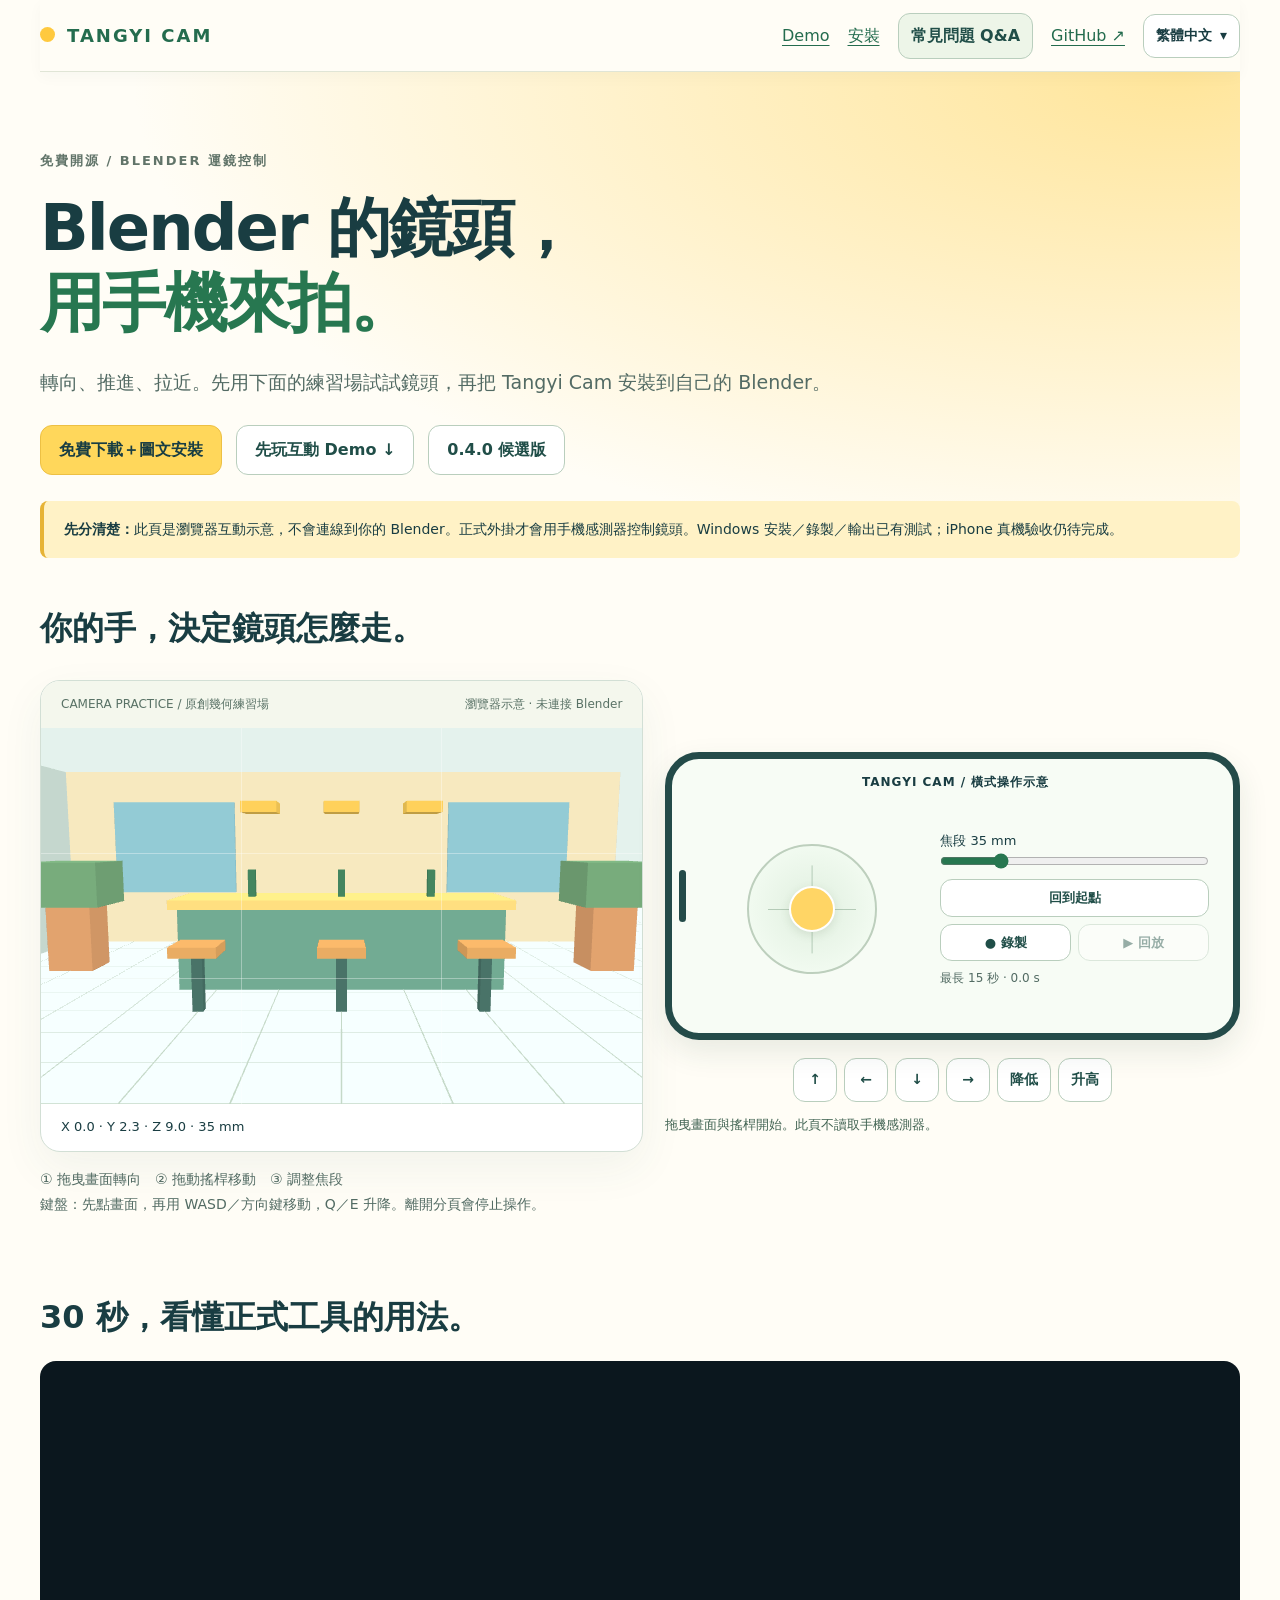
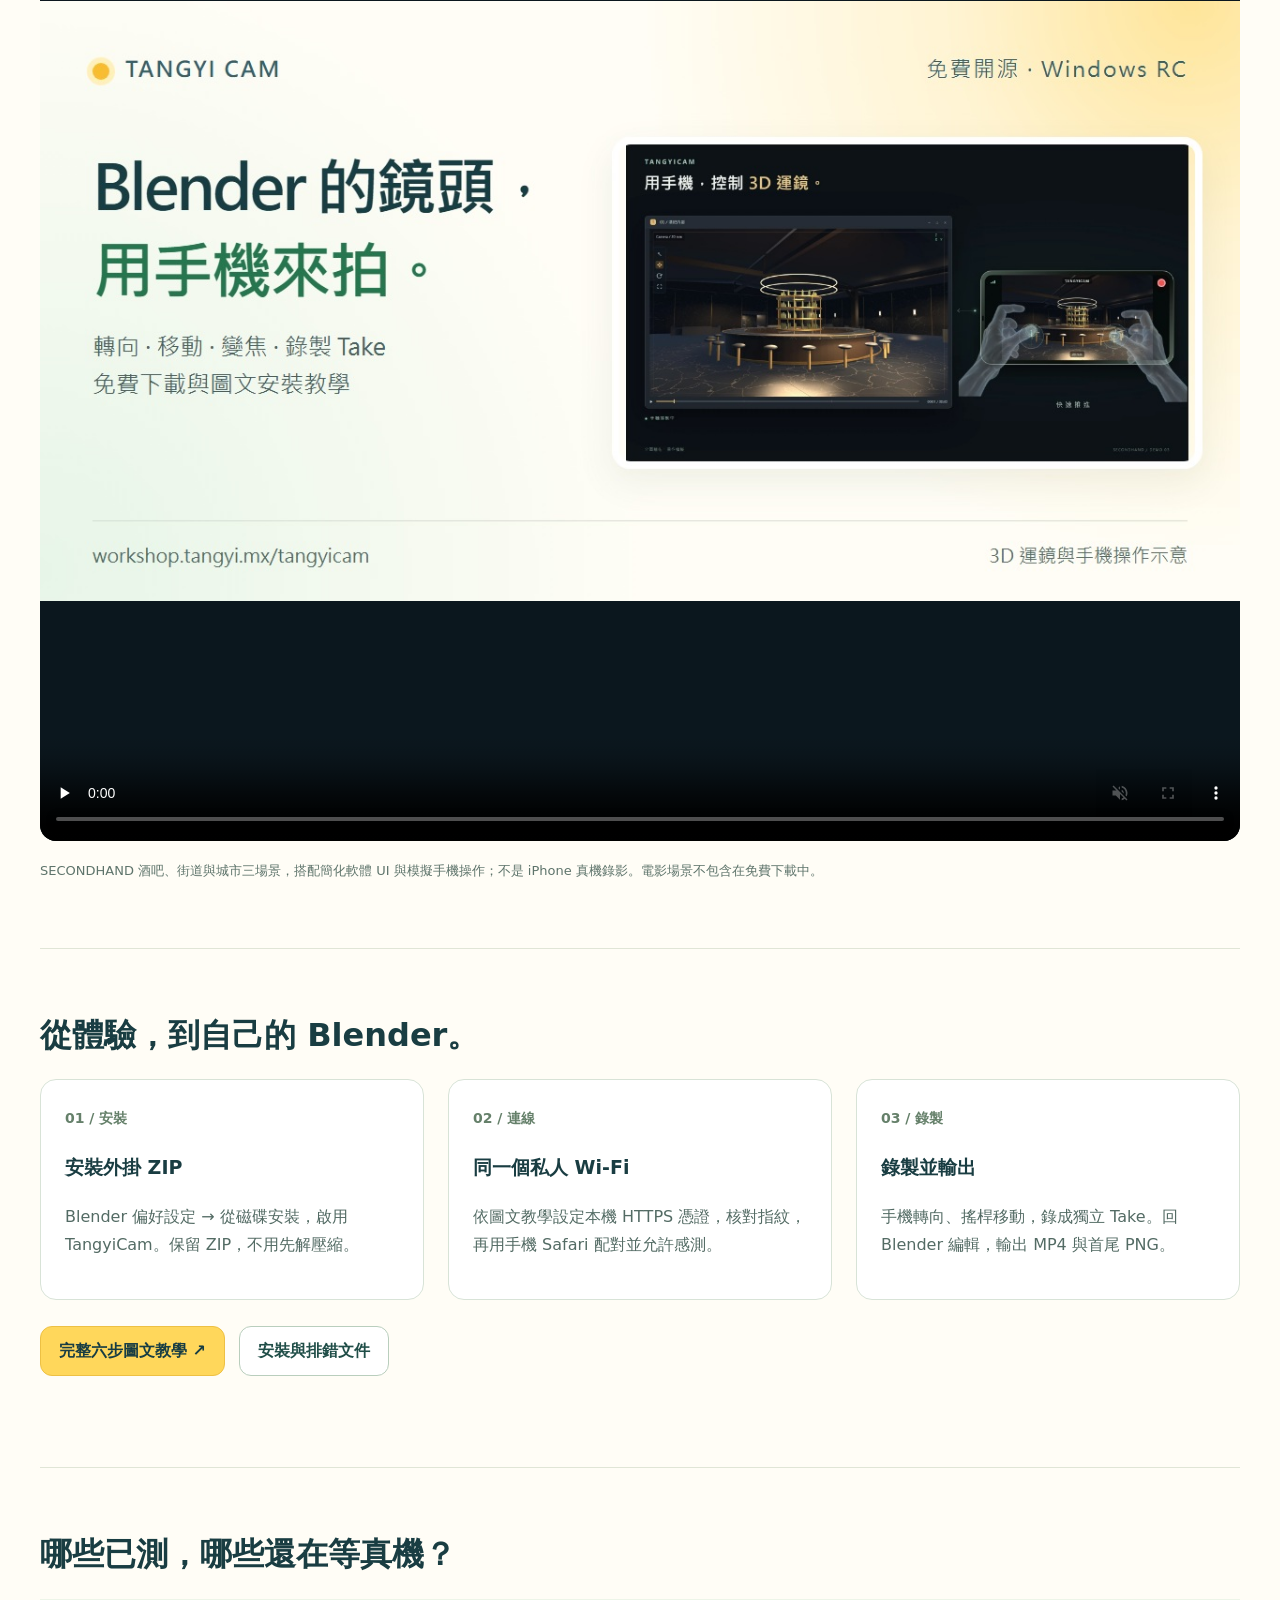
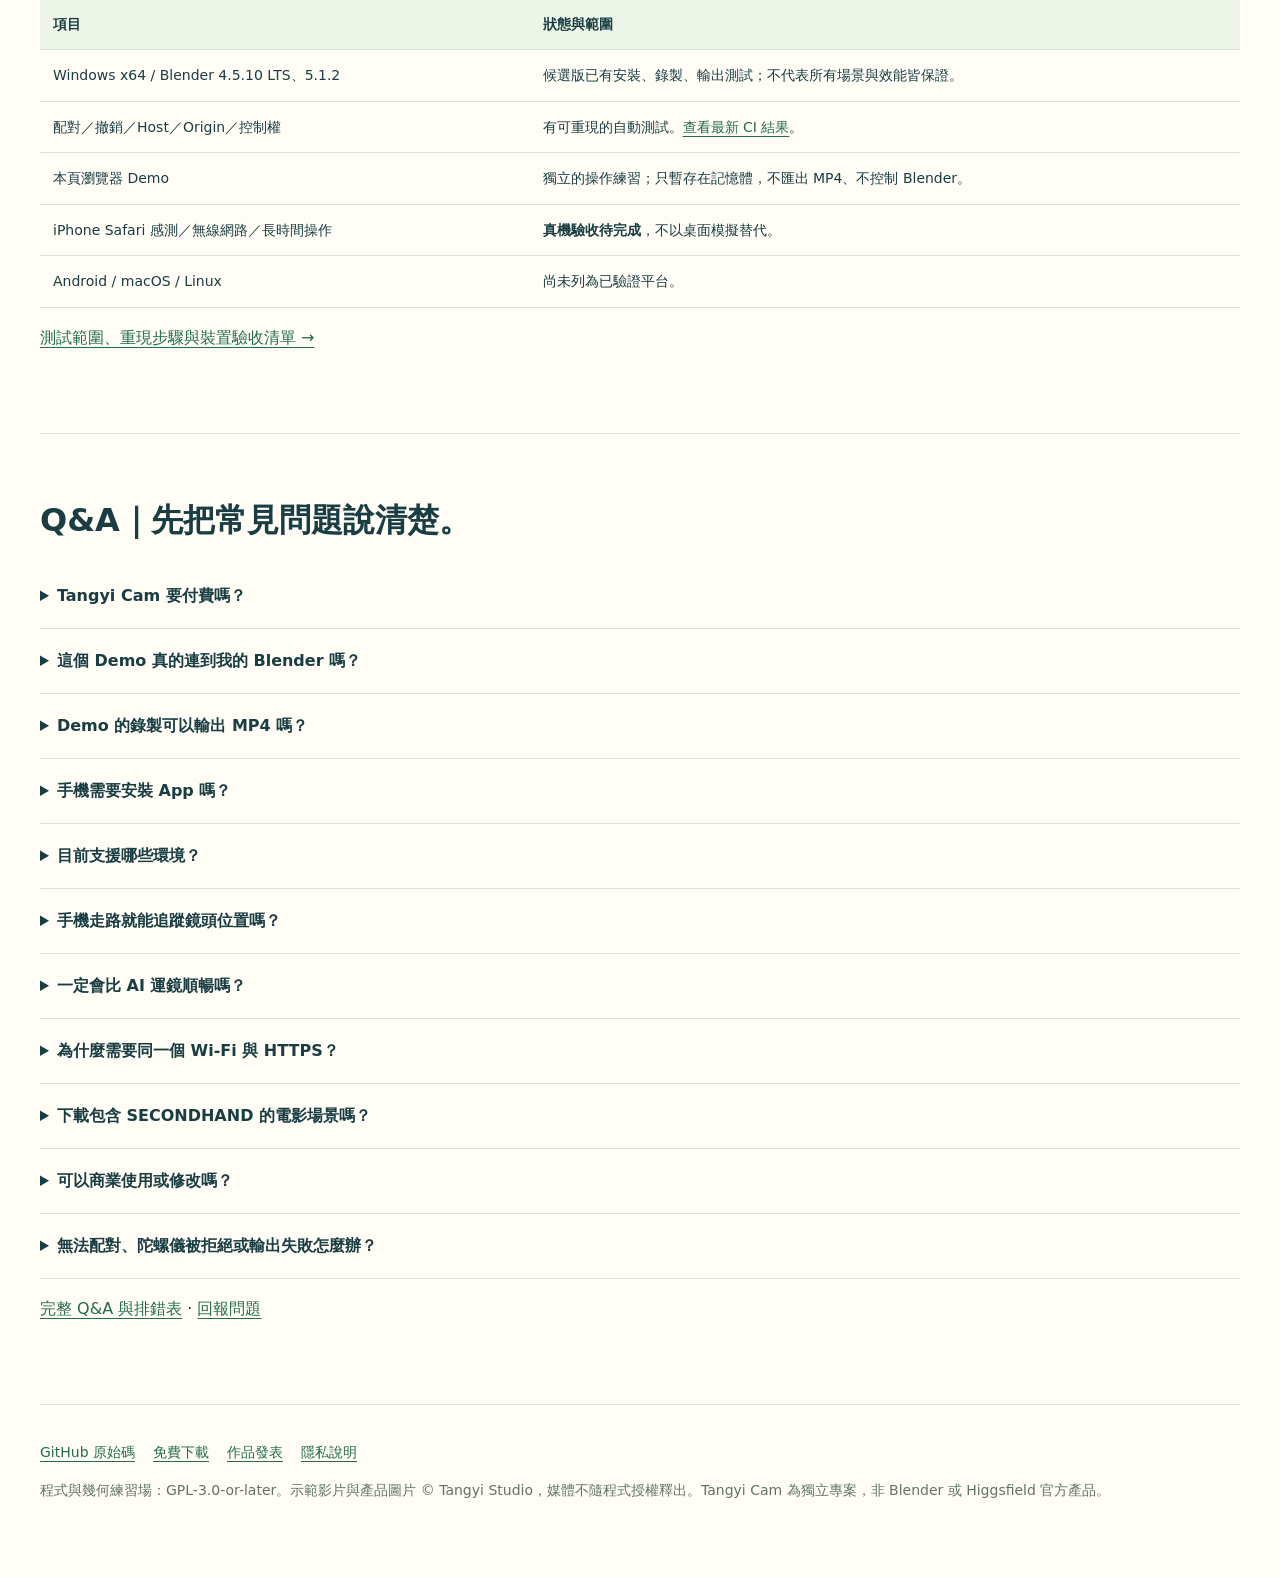
<file: docs/index.html>
<!doctype html><html lang="zh-Hant"><head><meta charset="utf-8"><meta name="viewport" content="width=device-width,initial-scale=1"><title>Tangyi Cam Demo｜用手機控制 Blender 運鏡・Q&amp;A</title><meta name="description" content="先在瀏覽器體驗轉向、搖桿移動、焦段與 Take 回放，再下載免費開源 Tangyi Cam Blender 外掛。附安裝、Q&amp;A、排錯與實測狀態。"><link rel="canonical" href="https://tangyistudio.github.io/tangyicam/"><link rel="alternate" hreflang="zh-Hant" href="https://tangyistudio.github.io/tangyicam/"><link rel="alternate" hreflang="en" href="https://tangyistudio.github.io/tangyicam/en/"><link rel="alternate" hreflang="ja" href="https://tangyistudio.github.io/tangyicam/ja/"><link rel="alternate" hreflang="zh-Hans" href="https://tangyistudio.github.io/tangyicam/zh-cn/"><link rel="alternate" hreflang="x-default" href="https://tangyistudio.github.io/tangyicam/"><meta property="og:type" content="website"><meta property="og:title" content="Tangyi Cam｜用手機拍你的 Blender 鏡頭"><meta property="og:description" content="免費開源 · 互動 Demo · 安裝教學 · Q&amp;A"><meta property="og:url" content="https://tangyistudio.github.io/tangyicam/"><meta property="og:locale" content="zh_TW"><meta property="og:locale:alternate" content="en_US"><meta property="og:locale:alternate" content="ja_JP"><meta property="og:locale:alternate" content="zh_CN"><meta property="og:image:alt" content="Tangyi Cam｜用手機拍你的 Blender 鏡頭"><meta name="twitter:title" content="Tangyi Cam｜用手機拍你的 Blender 鏡頭"><meta name="twitter:description" content="先在瀏覽器體驗轉向、搖桿移動、焦段與 Take 回放，再下載免費開源 Tangyi Cam Blender 外掛。附安裝、Q&amp;A、排錯與實測狀態。"><meta property="og:image" content="https://tangyistudio.github.io/tangyicam/images/tangyicam-phone-blender.jpg"><meta name="twitter:card" content="summary_large_image"><meta name="theme-color" content="#ffd75b"><link rel="stylesheet" href="demo/style.css?v=20260924-i18n"><script type="module" src="demo/demo.mjs?v=20260924-i18n"></script></head><body><a class="skip" href="#playground">跳到互動 Demo</a><div class="wrap"><nav class="nav" aria-label="主選單"><a class="brand" href="#">TANGYI CAM</a><div class="links"><a href="#playground">Demo</a><a href="#install">安裝</a><a class="button faq-link" href="#qa">常見問題 Q&amp;A</a><a href="https://github.com/tangyistudio/tangyicam">GitHub ↗</a></div><details class="language-menu"><summary aria-label="語言">繁體中文 <span aria-hidden="true">▾</span></summary><div class="language-options"><a lang="zh-Hant" hreflang="zh-Hant" href="./" aria-current="page">繁體中文</a><a lang="en" hreflang="en" href="en/">English</a><a lang="ja" hreflang="ja" href="ja/">日本語</a><a lang="zh-Hans" hreflang="zh-Hans" href="zh-cn/">简体中文</a></div></details></nav><header class="hero"><p class="eyebrow">免費開源 / BLENDER 運鏡控制</p><h1>Blender 的鏡頭，<br><span>用手機來拍。</span></h1><p class="intro">轉向、推進、拉近。先用下面的練習場試試鏡頭，再把 Tangyi Cam 安裝到自己的 Blender。</p><div class="actions"><a class="button primary" href="https://workshop.tangyi.mx/tangyicam">免費下載＋圖文安裝</a><a class="button" href="#playground">先玩互動 Demo ↓</a><a class="button" href="https://github.com/tangyistudio/tangyicam/releases/tag/v0.4.0-rc.1">0.4.0 候選版</a></div><p class="disclosure"><strong>先分清楚：</strong>此頁是瀏覽器互動示意，不會連線到你的 Blender。正式外掛才會用手機感測器控制鏡頭。Windows 安裝／錄製／輸出已有測試；iPhone 真機驗收仍待完成。</p></header><noscript><p class="disclosure">互動練習需要 JavaScript；目前仍可閱讀說明、Q&amp;A 並切換語言。</p></noscript>
<section aria-labelledby="demo-title"><h2 id="demo-title">你的手，決定鏡頭怎麼走。</h2><div id="playground" class="playground"><div><div class="monitor"><div class="toolbar"><span>CAMERA PRACTICE / 原創幾何練習場</span><span>瀏覽器示意 · 未連接 Blender</span></div><div class="scene-frame"><canvas id="scene" class="scene" tabindex="0" aria-label="3D 攝影機練習場：拖曳改變視角，使用 WASD 或方向鍵移動，Q E 升降">此瀏覽器無法顯示互動場景，請觀看下方示範影片。</canvas><div class="composition-guide" aria-hidden="true"></div><div id="render-fallback" class="render-fallback" role="status" hidden><p id="render-message"></p><a href="#film-demo">觀看 30 秒示範影片 ↓</a></div></div><div id="pose" class="readout" aria-label="目前攝影機位置"></div></div><p class="hint">① 拖曳畫面轉向　② 拖動搖桿移動　③ 調整焦段<br>鍵盤：先點畫面，再用 WASD／方向鍵移動，Q／E 升降。離開分頁會停止操作。</p></div><div class="phone-wrapper"><div class="phone" aria-label="橫式模擬手機控制面板"><div class="notch" aria-hidden="true"></div><div class="phone-head">TANGYI CAM / 橫式操作示意</div><div class="left-controls"><button id="joystick" class="joystick" aria-label="移動搖桿，亦可用下方方向按鈕"><span id="thumb" class="thumb"></span></button></div><div class="right-controls"><label for="focal">焦段 <output id="focal-value">35 mm</output></label><input id="focal" type="range" min="18" max="100" value="35" aria-label="焦段，毫米"><div class="phone-actions"><button id="reset">回到起點</button><button id="record" aria-pressed="false">● 錄製</button><button id="replay" disabled>▶ 回放</button></div><p class="phone-timer">最長 15 秒 · <span id="timer">0.0 s</span></p></div></div><div class="phone-support"><div class="dpad" aria-label="攝影機移動"><button data-move="w" aria-label="向前">↑</button><button data-move="a" aria-label="向左">←</button><button data-move="s" aria-label="後退">↓</button><button data-move="d" aria-label="向右">→</button><button data-move="q">降低</button><button data-move="e">升高</button></div><p id="status" class="status" role="status" aria-live="polite">拖曳畫面與搖桿開始。此頁不讀取手機感測器。</p></div></div></div></section>
<section class="content" id="video"><h2>30 秒，看懂正式工具的用法。</h2><figure><video id="film-demo" controls playsinline muted loop preload="none" poster="images/tangyicam-phone-blender.jpg" width="1920" height="1080"><source src="https://media.tangyi.mx/opensource/20260924/tangyicam-secondhand-30s.mp4" type="video/mp4"><a href="https://media.tangyi.mx/opensource/20260924/tangyicam-secondhand-30s.mp4">開啟 30 秒示意影片</a></video><figcaption>SECONDHAND 酒吧、街道與城市三場景，搭配簡化軟體 UI 與模擬手機操作；不是 iPhone 真機錄影。電影場景不包含在免費下載中。</figcaption></figure></section>
<section class="content" id="install"><h2>從體驗，到自己的 Blender。</h2><div class="grid3"><article class="panel"><span class="number">01 / 安裝</span><h3>安裝外掛 ZIP</h3><p>Blender 偏好設定 → 從磁碟安裝，啟用 TangyiCam。保留 ZIP，不用先解壓縮。</p></article><article class="panel"><span class="number">02 / 連線</span><h3>同一個私人 Wi-Fi</h3><p>依圖文教學設定本機 HTTPS 憑證，核對指紋，再用手機 Safari 配對並允許感測。</p></article><article class="panel"><span class="number">03 / 錄製</span><h3>錄製並輸出</h3><p>手機轉向、搖桿移動，錄成獨立 Take。回 Blender 編輯，輸出 MP4 與首尾 PNG。</p></article></div><div class="actions"><a class="button primary" href="https://workshop.tangyi.mx/tangyicam#setup">完整六步圖文教學 ↗</a><a class="button" href="https://github.com/tangyistudio/tangyicam/blob/main/docs/RELEASE_README.md">安裝與排錯文件</a></div></section>
<section class="content" id="validation"><h2>哪些已測，哪些還在等真機？</h2><div class="table-scroll"><table><thead><tr><th>項目</th><th>狀態與範圍</th></tr></thead><tbody><tr><td>Windows x64 / Blender 4.5.10 LTS、5.1.2</td><td>候選版已有安裝、錄製、輸出測試；不代表所有場景與效能皆保證。</td></tr><tr><td>配對／撤銷／Host／Origin／控制權</td><td>有可重現的自動測試。<a href="https://github.com/tangyistudio/tangyicam/actions/workflows/ci.yml">查看最新 CI 結果</a>。</td></tr><tr><td>本頁瀏覽器 Demo</td><td>獨立的操作練習；只暫存在記憶體，不匯出 MP4、不控制 Blender。</td></tr><tr><td>iPhone Safari 感測／無線網路／長時間操作</td><td><strong>真機驗收待完成</strong>，不以桌面模擬替代。</td></tr><tr><td>Android / macOS / Linux</td><td>尚未列為已驗證平台。</td></tr></tbody></table></div><p><a href="https://github.com/tangyistudio/tangyicam/blob/main/docs/QA.md">測試範圍、重現步驟與裝置驗收清單 →</a></p></section>
<section class="content" id="qa"><h2>Q&amp;A｜先把常見問題說清楚。</h2><details><summary>Tangyi Cam 要付費嗎？</summary><p>免費開源，採 GPL-3.0-or-later。攝影機控制不需要 Workshop 帳號、LLM 或雲端額度。首次設定仍需依教學完成本機 HTTPS 憑證。</p></details><details><summary>這個 Demo 真的連到我的 Blender 嗎？</summary><p>沒有。這是瀏覽器裡的原創幾何練習場，展示轉向、移動、焦段與短 Take 回放。它不會掃描電腦、不會安裝外掛，也不會向本機 Blender 傳送控制指令。</p></details><details><summary>Demo 的錄製可以輸出 MP4 嗎？</summary><p>此頁只在記憶體保存最多 15 秒的練習並回放，重整後清除。實際外掛可在 Blender 中保存獨立 Take、編輯關鍵影格並輸出 MP4 與首尾 PNG。</p></details><details><summary>手機需要安裝 App 嗎？</summary><p>不需要另外安裝原生手機 App，使用手機瀏覽器。電腦端需要安裝 Tangyi Cam Blender 外掛。iPhone 首次使用需設定並核對本機憑證。</p></details><details><summary>目前支援哪些環境？</summary><p>Windows x64 搭配 Blender 4.5.10 LTS / 5.1.2 已完成安裝、錄製與輸出測試。iPhone Safari 真機驗收仍待完成；Android、macOS、Linux 尚未列為已驗證平台。</p></details><details><summary>手機走路就能追蹤鏡頭位置嗎？</summary><p>不是。實際外掛用手機陀螺儀控制方向、螢幕搖桿控制位置，不是 6DOF 位置追蹤。本頁 Demo 用滑鼠或觸控拖曳示意方向，不讀取手機感測器。</p></details><details><summary>一定會比 AI 運鏡順暢嗎？</summary><p>沒有這個保證。它提供直接操作鏡頭的方式，預覽速度仍取決於場景、電腦、手機與私人 Wi-Fi。這個輕量練習場的速度不能當成 Blender 效能測試。</p></details><details><summary>為什麼需要同一個 Wi-Fi 與 HTTPS？</summary><p>正式外掛透過私人區域網路傳送預覽與控制。手機感測器權限需安全連線，請按教學設定憑證，勿把服務連接埠公開到網際網路。</p></details><details><summary>下載包含 SECONDHAND 的電影場景嗎？</summary><p>不包含。影片展示電影場景與模擬手機操作；下載提供外掛程式、授權及說明。本頁的幾何練習場則隨原始碼公開。</p></details><details><summary>可以商業使用或修改嗎？</summary><p>可以依 GPL-3.0-or-later 使用與修改。若再散布外掛或衍生程式，需遵守 GPL 的授權及相應原始碼義務，並保留第三方聲明。電影場景與示範媒體不因外掛開源而一併授權。</p></details><details><summary>無法配對、陀螺儀被拒絕或輸出失敗怎麼辦？</summary><p>先看排錯表，確認同一私人 Wi-Fi、本機服務、憑證與一次性配對碼。問題回報請附版本與重現步驟，不要公開配對碼、憑證私鑰或私人場景。</p></details><p><a href="https://github.com/tangyistudio/tangyicam/blob/main/docs/FAQ.md">完整 Q&amp;A 與排錯表</a> · <a href="https://github.com/tangyistudio/tangyicam/issues/new/choose">回報問題</a></p></section><footer><div class="footlinks"><a href="https://github.com/tangyistudio/tangyicam">GitHub 原始碼</a><a href="https://workshop.tangyi.mx/tangyicam">免費下載</a><a href="https://tangyi.mx/blog/tangyicam-phone-controlled-blender-camera">作品發表</a><a href="https://github.com/tangyistudio/tangyicam/blob/main/docs/PRIVACY.md">隱私說明</a></div><p>程式與幾何練習場：GPL-3.0-or-later。示範影片與產品圖片 © Tangyi Studio，媒體不隨程式授權釋出。Tangyi Cam 為獨立專案，非 Blender 或 Higgsfield 官方產品。</p></footer></div></body></html>
</file>
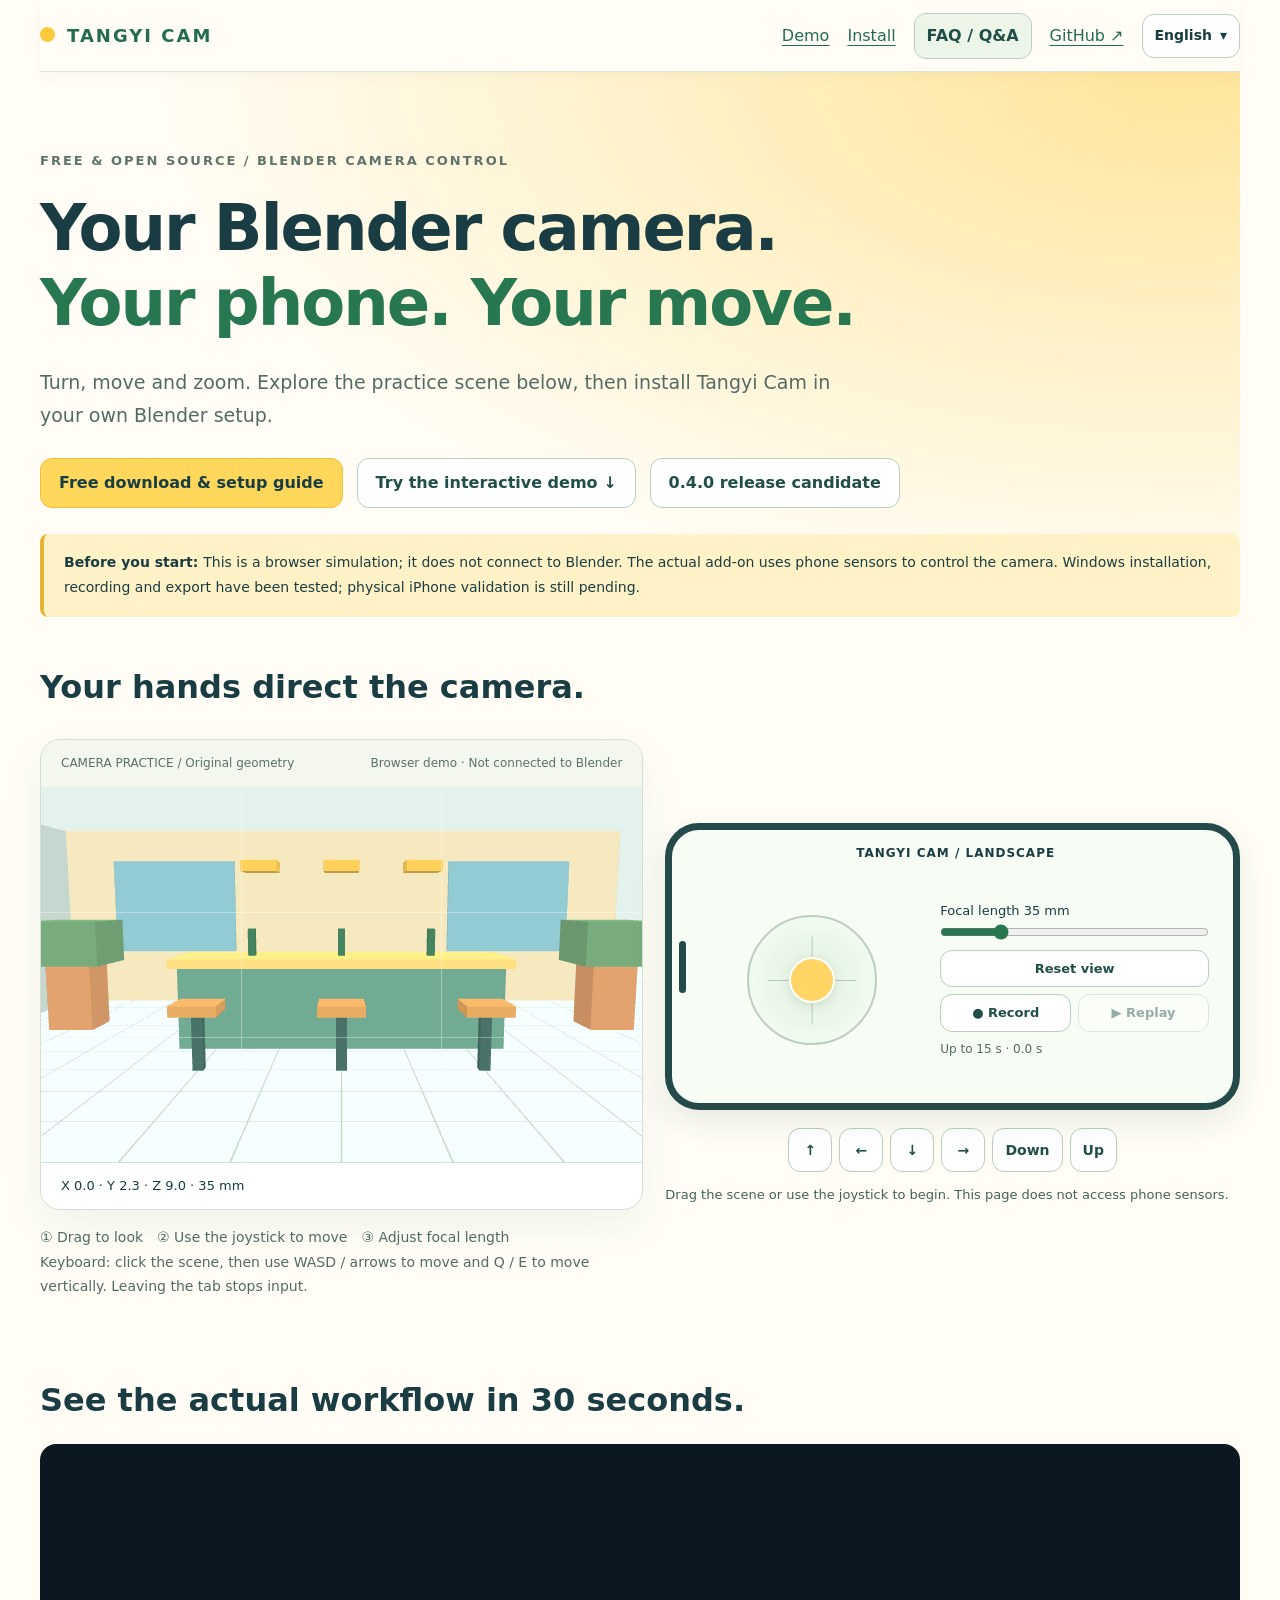
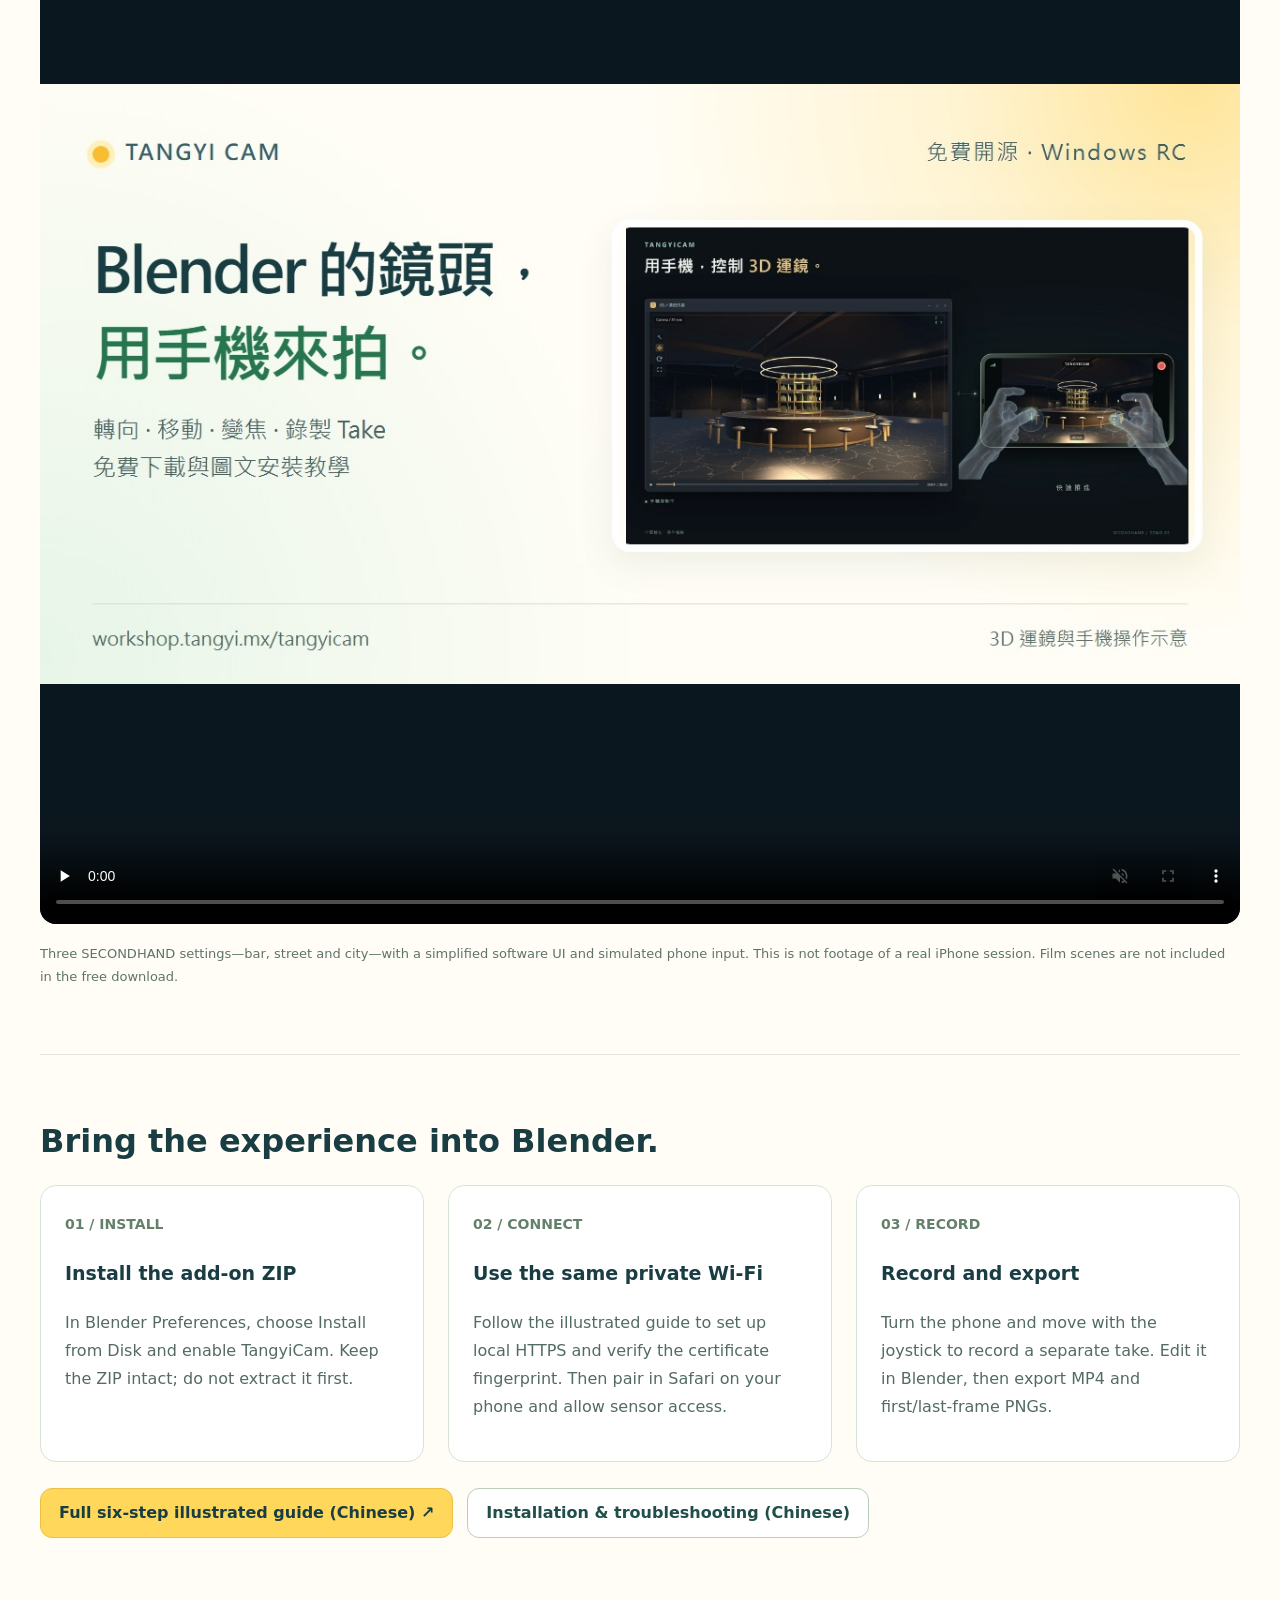
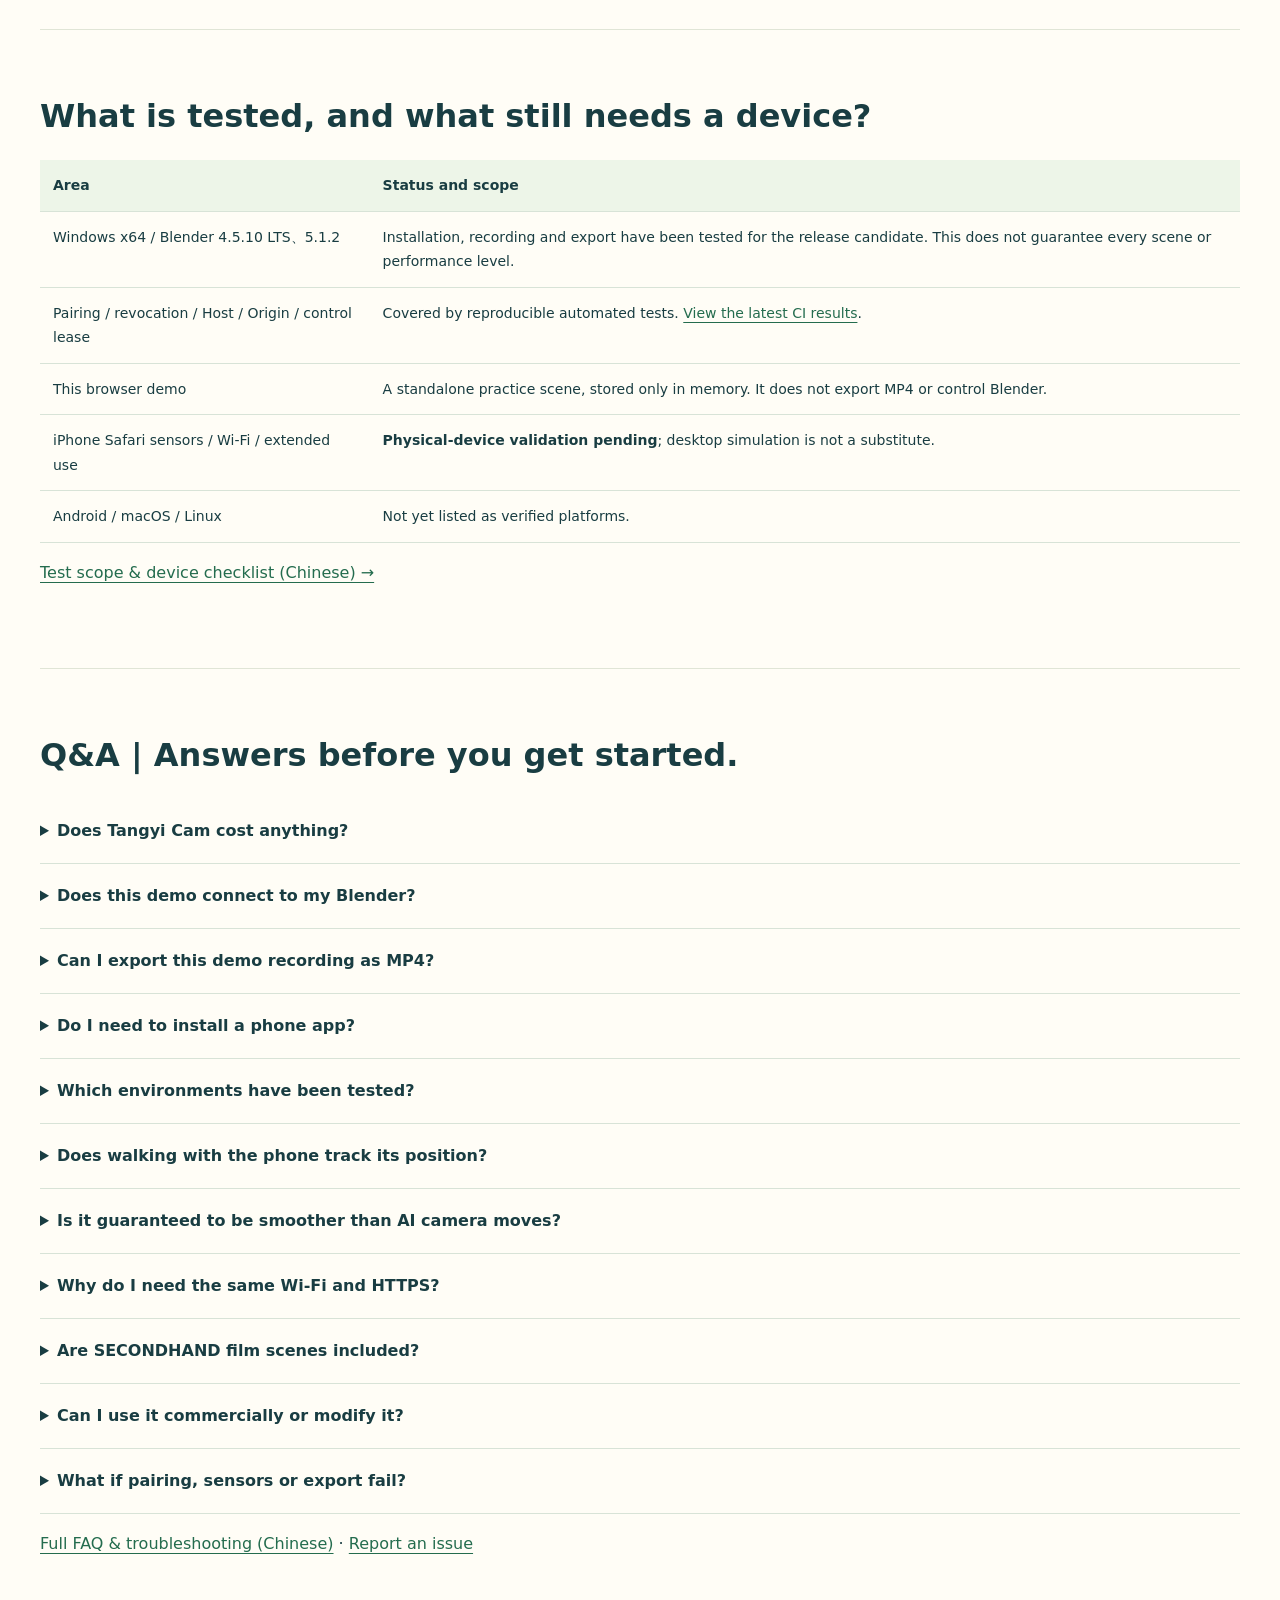
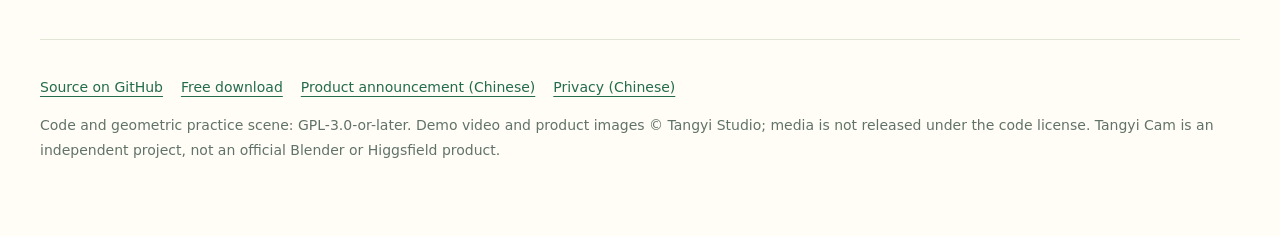
<file: docs/en/index.html>
<!doctype html><html lang="en"><head><meta charset="utf-8"><meta name="viewport" content="width=device-width,initial-scale=1"><title>Tangyi Cam Demo | Phone-controlled Blender camera &amp; FAQ</title><meta name="description" content="Try camera movement, focal length and take playback in your browser, then download the free, open-source Tangyi Cam Blender add-on. Includes setup, FAQ and test status."><link rel="canonical" href="https://tangyistudio.github.io/tangyicam/en/"><link rel="alternate" hreflang="zh-Hant" href="https://tangyistudio.github.io/tangyicam/"><link rel="alternate" hreflang="en" href="https://tangyistudio.github.io/tangyicam/en/"><link rel="alternate" hreflang="ja" href="https://tangyistudio.github.io/tangyicam/ja/"><link rel="alternate" hreflang="zh-Hans" href="https://tangyistudio.github.io/tangyicam/zh-cn/"><link rel="alternate" hreflang="x-default" href="https://tangyistudio.github.io/tangyicam/"><meta property="og:type" content="website"><meta property="og:title" content="Tangyi Cam | Film your Blender scene with your phone"><meta property="og:description" content="Free &amp; open source · Interactive demo · Setup · FAQ"><meta property="og:url" content="https://tangyistudio.github.io/tangyicam/en/"><meta property="og:locale" content="en_US"><meta property="og:locale:alternate" content="zh_TW"><meta property="og:locale:alternate" content="ja_JP"><meta property="og:locale:alternate" content="zh_CN"><meta property="og:image:alt" content="Tangyi Cam | Film your Blender scene with your phone"><meta name="twitter:title" content="Tangyi Cam | Film your Blender scene with your phone"><meta name="twitter:description" content="Try camera movement, focal length and take playback in your browser, then download the free, open-source Tangyi Cam Blender add-on. Includes setup, FAQ and test status."><meta property="og:image" content="https://tangyistudio.github.io/tangyicam/images/tangyicam-phone-blender.jpg"><meta name="twitter:card" content="summary_large_image"><meta name="theme-color" content="#ffd75b"><link rel="stylesheet" href="../demo/style.css?v=20260924-i18n"><script type="module" src="../demo/demo.mjs?v=20260924-i18n"></script></head><body><a class="skip" href="#playground">Skip to interactive demo</a><div class="wrap"><nav class="nav" aria-label="Main navigation"><a class="brand" href="#">TANGYI CAM</a><div class="links"><a href="#playground">Demo</a><a href="#install">Install</a><a class="button faq-link" href="#qa">FAQ / Q&amp;A</a><a href="https://github.com/tangyistudio/tangyicam">GitHub ↗</a></div><details class="language-menu"><summary aria-label="Language">English <span aria-hidden="true">▾</span></summary><div class="language-options"><a lang="zh-Hant" hreflang="zh-Hant" href="../">繁體中文</a><a lang="en" hreflang="en" href="../en/" aria-current="page">English</a><a lang="ja" hreflang="ja" href="../ja/">日本語</a><a lang="zh-Hans" hreflang="zh-Hans" href="../zh-cn/">简体中文</a></div></details></nav><header class="hero"><p class="eyebrow">FREE &amp; OPEN SOURCE / BLENDER CAMERA CONTROL</p><h1>Your Blender camera.<br><span>Your phone. Your move.</span></h1><p class="intro">Turn, move and zoom. Explore the practice scene below, then install Tangyi Cam in your own Blender setup.</p><div class="actions"><a class="button primary" href="https://workshop.tangyi.mx/tangyicam">Free download &amp; setup guide</a><a class="button" href="#playground">Try the interactive demo ↓</a><a class="button" href="https://github.com/tangyistudio/tangyicam/releases/tag/v0.4.0-rc.1">0.4.0 release candidate</a></div><p class="disclosure"><strong>Before you start: </strong>This is a browser simulation; it does not connect to Blender. The actual add-on uses phone sensors to control the camera. Windows installation, recording and export have been tested; physical iPhone validation is still pending.</p></header><noscript><p class="disclosure">The interactive practice needs JavaScript. You can still read the guide and FAQ and switch languages.</p></noscript>
<section aria-labelledby="demo-title"><h2 id="demo-title">Your hands direct the camera.</h2><div id="playground" class="playground"><div><div class="monitor"><div class="toolbar"><span>CAMERA PRACTICE / Original geometry</span><span>Browser demo · Not connected to Blender</span></div><div class="scene-frame"><canvas id="scene" class="scene" tabindex="0" aria-label="3D camera practice: drag to look, WASD or arrow keys to move, Q and E to move down and up">This browser cannot show the interactive scene. Please watch the demonstration video below.</canvas><div class="composition-guide" aria-hidden="true"></div><div id="render-fallback" class="render-fallback" role="status" hidden><p id="render-message"></p><a href="#film-demo">Watch the 30-second demo ↓</a></div></div><div id="pose" class="readout" aria-label="Current camera position"></div></div><p class="hint">① Drag to look　② Use the joystick to move　③ Adjust focal length<br>Keyboard: click the scene, then use WASD / arrows to move and Q / E to move vertically. Leaving the tab stops input.</p></div><div class="phone-wrapper"><div class="phone" aria-label="Simulated landscape phone controller"><div class="notch" aria-hidden="true"></div><div class="phone-head">TANGYI CAM / LANDSCAPE</div><div class="left-controls"><button id="joystick" class="joystick" aria-label="Movement joystick; direction buttons are also available below"><span id="thumb" class="thumb"></span></button></div><div class="right-controls"><label for="focal">Focal length <output id="focal-value">35 mm</output></label><input id="focal" type="range" min="18" max="100" value="35" aria-label="Focal length in millimetres"><div class="phone-actions"><button id="reset">Reset view</button><button id="record" aria-pressed="false">● Record</button><button id="replay" disabled>▶ Replay</button></div><p class="phone-timer">Up to 15 s · <span id="timer">0.0 s</span></p></div></div><div class="phone-support"><div class="dpad" aria-label="Camera movement"><button data-move="w" aria-label="Forward">↑</button><button data-move="a" aria-label="Left">←</button><button data-move="s" aria-label="Backward">↓</button><button data-move="d" aria-label="Right">→</button><button data-move="q">Down</button><button data-move="e">Up</button></div><p id="status" class="status" role="status" aria-live="polite">Drag the scene or use the joystick to begin. This page does not access phone sensors.</p></div></div></div></section>
<section class="content" id="video"><h2>See the actual workflow in 30 seconds.</h2><figure><video id="film-demo" controls playsinline muted loop preload="none" poster="../images/tangyicam-phone-blender.jpg" width="1920" height="1080"><source src="https://media.tangyi.mx/opensource/20260924/tangyicam-secondhand-30s.mp4" type="video/mp4"><a href="https://media.tangyi.mx/opensource/20260924/tangyicam-secondhand-30s.mp4">Open the 30-second demonstration</a></video><figcaption>Three SECONDHAND settings—bar, street and city—with a simplified software UI and simulated phone input. This is not footage of a real iPhone session. Film scenes are not included in the free download.</figcaption></figure></section>
<section class="content" id="install"><h2>Bring the experience into Blender.</h2><div class="grid3"><article class="panel"><span class="number">01 / INSTALL</span><h3>Install the add-on ZIP</h3><p>In Blender Preferences, choose Install from Disk and enable TangyiCam. Keep the ZIP intact; do not extract it first.</p></article><article class="panel"><span class="number">02 / CONNECT</span><h3>Use the same private Wi-Fi</h3><p>Follow the illustrated guide to set up local HTTPS and verify the certificate fingerprint. Then pair in Safari on your phone and allow sensor access.</p></article><article class="panel"><span class="number">03 / RECORD</span><h3>Record and export</h3><p>Turn the phone and move with the joystick to record a separate take. Edit it in Blender, then export MP4 and first/last-frame PNGs.</p></article></div><div class="actions"><a class="button primary" href="https://workshop.tangyi.mx/tangyicam#setup">Full six-step illustrated guide (Chinese) ↗</a><a class="button" href="https://github.com/tangyistudio/tangyicam/blob/main/docs/RELEASE_README.md">Installation &amp; troubleshooting (Chinese)</a></div></section>
<section class="content" id="validation"><h2>What is tested, and what still needs a device?</h2><div class="table-scroll"><table><thead><tr><th>Area</th><th>Status and scope</th></tr></thead><tbody><tr><td>Windows x64 / Blender 4.5.10 LTS、5.1.2</td><td>Installation, recording and export have been tested for the release candidate. This does not guarantee every scene or performance level.</td></tr><tr><td>Pairing / revocation / Host / Origin / control lease</td><td>Covered by reproducible automated tests. <a href="https://github.com/tangyistudio/tangyicam/actions/workflows/ci.yml">View the latest CI results</a>.</td></tr><tr><td>This browser demo</td><td>A standalone practice scene, stored only in memory. It does not export MP4 or control Blender.</td></tr><tr><td>iPhone Safari sensors / Wi-Fi / extended use</td><td><strong>Physical-device validation pending</strong>; desktop simulation is not a substitute.</td></tr><tr><td>Android / macOS / Linux</td><td>Not yet listed as verified platforms.</td></tr></tbody></table></div><p><a href="https://github.com/tangyistudio/tangyicam/blob/main/docs/QA.md">Test scope &amp; device checklist (Chinese) →</a></p></section>
<section class="content" id="qa"><h2>Q&amp;A | Answers before you get started.</h2><details><summary>Does Tangyi Cam cost anything?</summary><p>It is free and open source under GPL-3.0-or-later. Camera control needs no Workshop account, LLM or cloud credits. Initial setup still requires a local HTTPS certificate following the guide.</p></details><details><summary>Does this demo connect to my Blender?</summary><p>No. This original browser scene demonstrates looking, moving, focal length and short take playback. It does not scan your computer, install an add-on or send control commands to Blender.</p></details><details><summary>Can I export this demo recording as MP4?</summary><p>This page keeps up to 15 seconds of practice in memory for replay. Reloading clears it. The actual add-on saves separate takes in Blender, lets you edit keyframes, and exports MP4 plus first/last-frame PNGs.</p></details><details><summary>Do I need to install a phone app?</summary><p>No native phone app is required; use a browser on your phone. The computer needs the Tangyi Cam Blender add-on. On iPhone, initial setup includes installing and verifying the local certificate.</p></details><details><summary>Which environments have been tested?</summary><p>Installation, recording and export have been tested on Windows x64 with Blender 4.5.10 LTS and 5.1.2. Physical iPhone Safari validation is still pending. Android, macOS and Linux are not yet verified platforms.</p></details><details><summary>Does walking with the phone track its position?</summary><p>No. The actual add-on uses the phone gyroscope for orientation and an on-screen joystick for position; it is not 6DOF positional tracking. This demo uses mouse or touch dragging and does not access phone sensors.</p></details><details><summary>Is it guaranteed to be smoother than AI camera moves?</summary><p>No. It gives you direct camera control, but preview speed still depends on the scene, computer, phone and private Wi-Fi. This lightweight practice scene is not a Blender performance benchmark.</p></details><details><summary>Why do I need the same Wi-Fi and HTTPS?</summary><p>The add-on sends previews and controls over your private local network. Phone sensor permissions require a secure connection. Follow the certificate guide and do not expose the service port to the public internet.</p></details><details><summary>Are SECONDHAND film scenes included?</summary><p>No. The video shows film scenes and simulated phone control. The download contains the add-on, license and documentation. The geometric practice scene on this page is included in the source repository.</p></details><details><summary>Can I use it commercially or modify it?</summary><p>Yes, under GPL-3.0-or-later. Redistributing the add-on or derivatives requires compliance with GPL licensing and corresponding source obligations, while retaining third-party notices. Film scenes and demonstration media are not licensed with the code.</p></details><details><summary>What if pairing, sensors or export fail?</summary><p>Start with the troubleshooting guide. Check the private Wi-Fi, local service, certificate and one-time pairing code. Reports should include versions and steps to reproduce, never pairing codes, private keys or private scenes.</p></details><p><a href="https://github.com/tangyistudio/tangyicam/blob/main/docs/FAQ.md">Full FAQ &amp; troubleshooting (Chinese)</a> · <a href="https://github.com/tangyistudio/tangyicam/issues/new/choose">Report an issue</a></p></section><footer><div class="footlinks"><a href="https://github.com/tangyistudio/tangyicam">Source on GitHub</a><a href="https://workshop.tangyi.mx/tangyicam">Free download</a><a href="https://tangyi.mx/blog/tangyicam-phone-controlled-blender-camera">Product announcement (Chinese)</a><a href="https://github.com/tangyistudio/tangyicam/blob/main/docs/PRIVACY.md">Privacy (Chinese)</a></div><p>Code and geometric practice scene: GPL-3.0-or-later. Demo video and product images © Tangyi Studio; media is not released under the code license. Tangyi Cam is an independent project, not an official Blender or Higgsfield product.</p></footer></div></body></html>
</file>
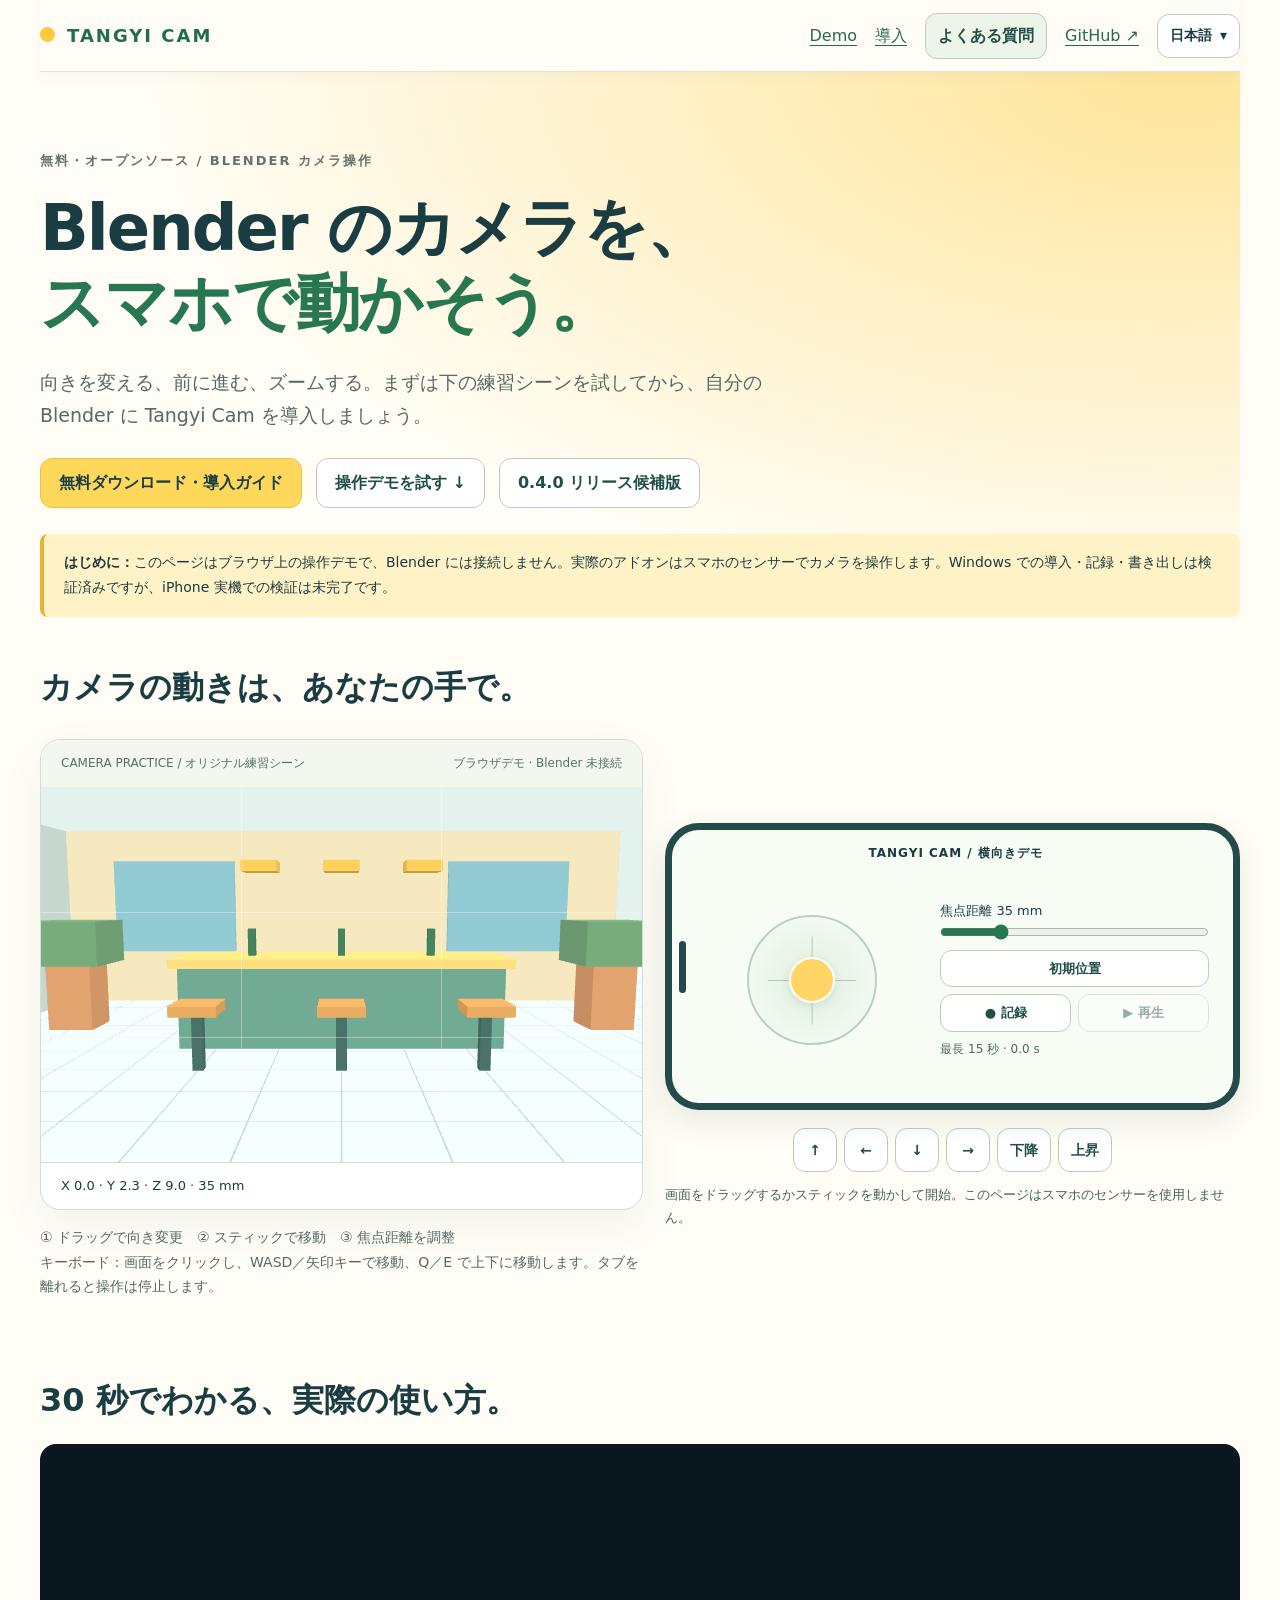
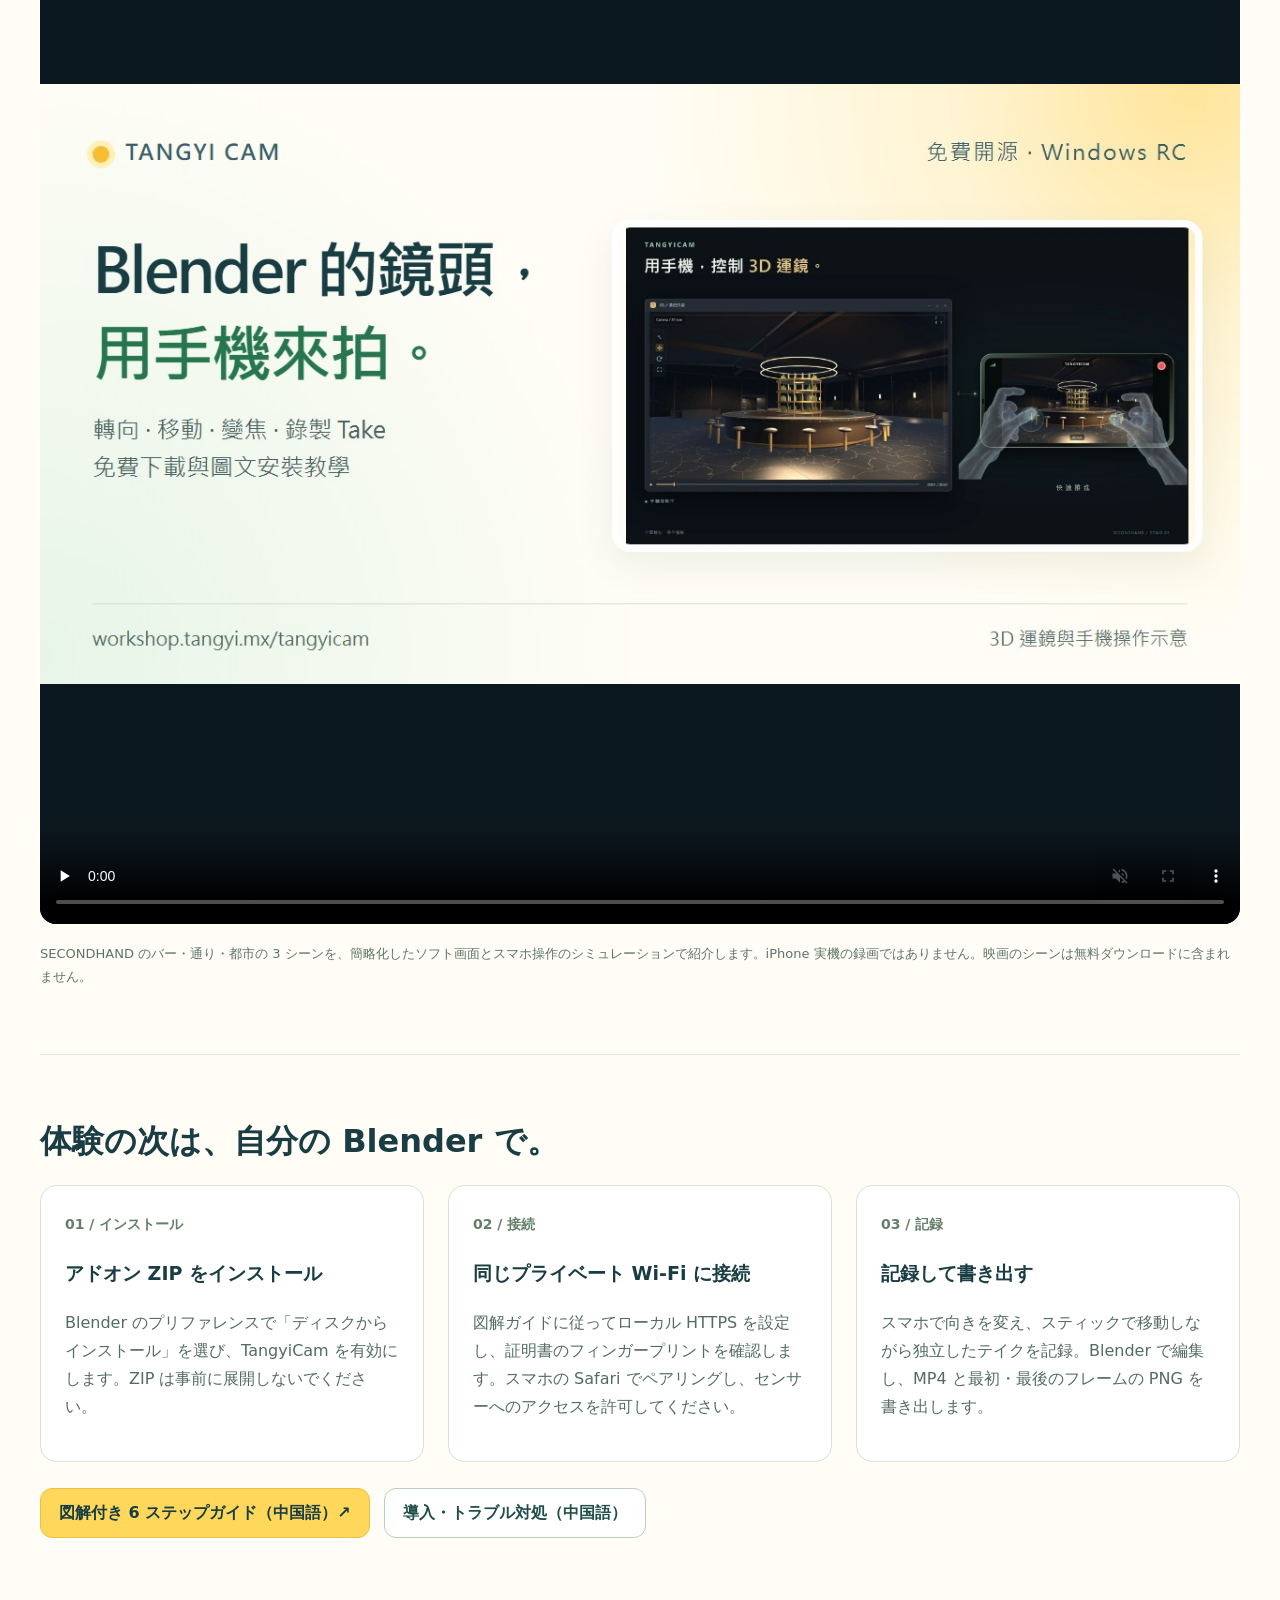
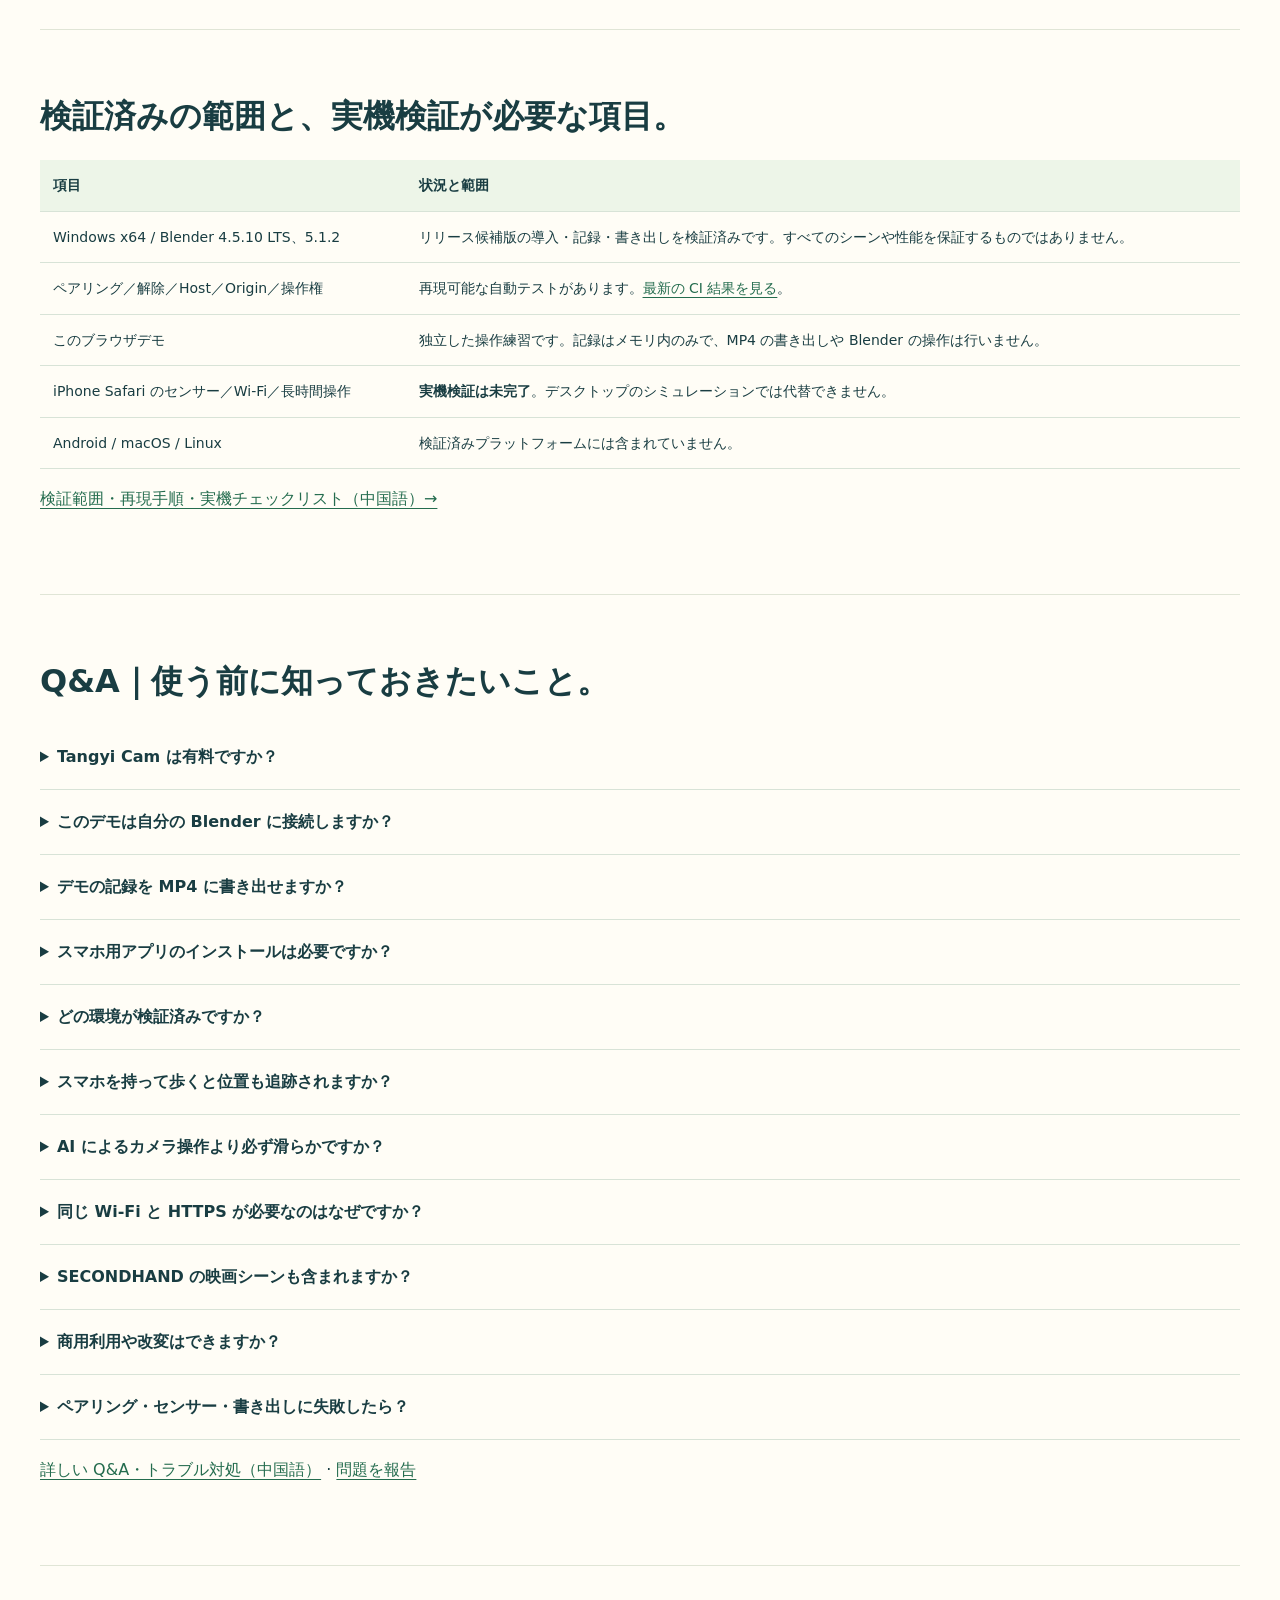
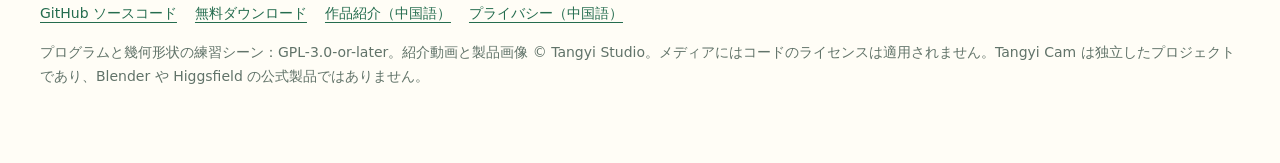
<file: docs/ja/index.html>
<!doctype html><html lang="ja"><head><meta charset="utf-8"><meta name="viewport" content="width=device-width,initial-scale=1"><title>Tangyi Cam Demo｜スマホで Blender のカメラを操作・Q&amp;A</title><meta name="description" content="ブラウザで視点変更・移動・焦点距離・テイク再生を体験。無料のオープンソース Blender アドオン Tangyi Cam の導入方法、Q&amp;A、検証状況も確認できます。"><link rel="canonical" href="https://tangyistudio.github.io/tangyicam/ja/"><link rel="alternate" hreflang="zh-Hant" href="https://tangyistudio.github.io/tangyicam/"><link rel="alternate" hreflang="en" href="https://tangyistudio.github.io/tangyicam/en/"><link rel="alternate" hreflang="ja" href="https://tangyistudio.github.io/tangyicam/ja/"><link rel="alternate" hreflang="zh-Hans" href="https://tangyistudio.github.io/tangyicam/zh-cn/"><link rel="alternate" hreflang="x-default" href="https://tangyistudio.github.io/tangyicam/"><meta property="og:type" content="website"><meta property="og:title" content="Tangyi Cam｜スマホで Blender のカメラを動かそう"><meta property="og:description" content="無料・オープンソース · 操作デモ · 導入ガイド · Q&amp;A"><meta property="og:url" content="https://tangyistudio.github.io/tangyicam/ja/"><meta property="og:locale" content="ja_JP"><meta property="og:locale:alternate" content="zh_TW"><meta property="og:locale:alternate" content="en_US"><meta property="og:locale:alternate" content="zh_CN"><meta property="og:image:alt" content="Tangyi Cam｜スマホで Blender のカメラを動かそう"><meta name="twitter:title" content="Tangyi Cam｜スマホで Blender のカメラを動かそう"><meta name="twitter:description" content="ブラウザで視点変更・移動・焦点距離・テイク再生を体験。無料のオープンソース Blender アドオン Tangyi Cam の導入方法、Q&amp;A、検証状況も確認できます。"><meta property="og:image" content="https://tangyistudio.github.io/tangyicam/images/tangyicam-phone-blender.jpg"><meta name="twitter:card" content="summary_large_image"><meta name="theme-color" content="#ffd75b"><link rel="stylesheet" href="../demo/style.css?v=20260924-i18n"><script type="module" src="../demo/demo.mjs?v=20260924-i18n"></script></head><body><a class="skip" href="#playground">操作デモへスキップ</a><div class="wrap"><nav class="nav" aria-label="メインナビゲーション"><a class="brand" href="#">TANGYI CAM</a><div class="links"><a href="#playground">Demo</a><a href="#install">導入</a><a class="button faq-link" href="#qa">よくある質問</a><a href="https://github.com/tangyistudio/tangyicam">GitHub ↗</a></div><details class="language-menu"><summary aria-label="言語">日本語 <span aria-hidden="true">▾</span></summary><div class="language-options"><a lang="zh-Hant" hreflang="zh-Hant" href="../">繁體中文</a><a lang="en" hreflang="en" href="../en/">English</a><a lang="ja" hreflang="ja" href="../ja/" aria-current="page">日本語</a><a lang="zh-Hans" hreflang="zh-Hans" href="../zh-cn/">简体中文</a></div></details></nav><header class="hero"><p class="eyebrow">無料・オープンソース / BLENDER カメラ操作</p><h1>Blender のカメラを、<br><span>スマホで動かそう。</span></h1><p class="intro">向きを変える、前に進む、ズームする。まずは下の練習シーンを試してから、自分の Blender に Tangyi Cam を導入しましょう。</p><div class="actions"><a class="button primary" href="https://workshop.tangyi.mx/tangyicam">無料ダウンロード・導入ガイド</a><a class="button" href="#playground">操作デモを試す ↓</a><a class="button" href="https://github.com/tangyistudio/tangyicam/releases/tag/v0.4.0-rc.1">0.4.0 リリース候補版</a></div><p class="disclosure"><strong>はじめに：</strong>このページはブラウザ上の操作デモで、Blender には接続しません。実際のアドオンはスマホのセンサーでカメラを操作します。Windows での導入・記録・書き出しは検証済みですが、iPhone 実機での検証は未完了です。</p></header><noscript><p class="disclosure">操作デモには JavaScript が必要です。説明や Q&amp;A の閲覧、言語の切り替えはそのまま利用できます。</p></noscript>
<section aria-labelledby="demo-title"><h2 id="demo-title">カメラの動きは、あなたの手で。</h2><div id="playground" class="playground"><div><div class="monitor"><div class="toolbar"><span>CAMERA PRACTICE / オリジナル練習シーン</span><span>ブラウザデモ · Blender 未接続</span></div><div class="scene-frame"><canvas id="scene" class="scene" tabindex="0" aria-label="3D カメラ練習：ドラッグで向き、WASD または矢印キーで移動、Q と E で下降・上昇">このブラウザでは操作シーンを表示できません。下の紹介動画をご覧ください。</canvas><div class="composition-guide" aria-hidden="true"></div><div id="render-fallback" class="render-fallback" role="status" hidden><p id="render-message"></p><a href="#film-demo">30 秒の紹介動画を見る ↓</a></div></div><div id="pose" class="readout" aria-label="現在のカメラ位置"></div></div><p class="hint">① ドラッグで向き変更　② スティックで移動　③ 焦点距離を調整<br>キーボード：画面をクリックし、WASD／矢印キーで移動、Q／E で上下に移動します。タブを離れると操作は停止します。</p></div><div class="phone-wrapper"><div class="phone" aria-label="横向きスマホの操作パネル（シミュレーション）"><div class="notch" aria-hidden="true"></div><div class="phone-head">TANGYI CAM / 横向きデモ</div><div class="left-controls"><button id="joystick" class="joystick" aria-label="移動スティック。下の方向ボタンでも操作できます"><span id="thumb" class="thumb"></span></button></div><div class="right-controls"><label for="focal">焦点距離 <output id="focal-value">35 mm</output></label><input id="focal" type="range" min="18" max="100" value="35" aria-label="焦点距離（ミリメートル）"><div class="phone-actions"><button id="reset">初期位置</button><button id="record" aria-pressed="false">● 記録</button><button id="replay" disabled>▶ 再生</button></div><p class="phone-timer">最長 15 秒 · <span id="timer">0.0 s</span></p></div></div><div class="phone-support"><div class="dpad" aria-label="カメラ移動"><button data-move="w" aria-label="前進">↑</button><button data-move="a" aria-label="左へ">←</button><button data-move="s" aria-label="後退">↓</button><button data-move="d" aria-label="右へ">→</button><button data-move="q">下降</button><button data-move="e">上昇</button></div><p id="status" class="status" role="status" aria-live="polite">画面をドラッグするかスティックを動かして開始。このページはスマホのセンサーを使用しません。</p></div></div></div></section>
<section class="content" id="video"><h2>30 秒でわかる、実際の使い方。</h2><figure><video id="film-demo" controls playsinline muted loop preload="none" poster="../images/tangyicam-phone-blender.jpg" width="1920" height="1080"><source src="https://media.tangyi.mx/opensource/20260924/tangyicam-secondhand-30s.mp4" type="video/mp4"><a href="https://media.tangyi.mx/opensource/20260924/tangyicam-secondhand-30s.mp4">30 秒の紹介動画を開く</a></video><figcaption>SECONDHAND のバー・通り・都市の 3 シーンを、簡略化したソフト画面とスマホ操作のシミュレーションで紹介します。iPhone 実機の録画ではありません。映画のシーンは無料ダウンロードに含まれません。</figcaption></figure></section>
<section class="content" id="install"><h2>体験の次は、自分の Blender で。</h2><div class="grid3"><article class="panel"><span class="number">01 / インストール</span><h3>アドオン ZIP をインストール</h3><p>Blender のプリファレンスで「ディスクからインストール」を選び、TangyiCam を有効にします。ZIP は事前に展開しないでください。</p></article><article class="panel"><span class="number">02 / 接続</span><h3>同じプライベート Wi-Fi に接続</h3><p>図解ガイドに従ってローカル HTTPS を設定し、証明書のフィンガープリントを確認します。スマホの Safari でペアリングし、センサーへのアクセスを許可してください。</p></article><article class="panel"><span class="number">03 / 記録</span><h3>記録して書き出す</h3><p>スマホで向きを変え、スティックで移動しながら独立したテイクを記録。Blender で編集し、MP4 と最初・最後のフレームの PNG を書き出します。</p></article></div><div class="actions"><a class="button primary" href="https://workshop.tangyi.mx/tangyicam#setup">図解付き 6 ステップガイド（中国語）↗</a><a class="button" href="https://github.com/tangyistudio/tangyicam/blob/main/docs/RELEASE_README.md">導入・トラブル対処（中国語）</a></div></section>
<section class="content" id="validation"><h2>検証済みの範囲と、実機検証が必要な項目。</h2><div class="table-scroll"><table><thead><tr><th>項目</th><th>状況と範囲</th></tr></thead><tbody><tr><td>Windows x64 / Blender 4.5.10 LTS、5.1.2</td><td>リリース候補版の導入・記録・書き出しを検証済みです。すべてのシーンや性能を保証するものではありません。</td></tr><tr><td>ペアリング／解除／Host／Origin／操作権</td><td>再現可能な自動テストがあります。<a href="https://github.com/tangyistudio/tangyicam/actions/workflows/ci.yml">最新の CI 結果を見る</a>。</td></tr><tr><td>このブラウザデモ</td><td>独立した操作練習です。記録はメモリ内のみで、MP4 の書き出しや Blender の操作は行いません。</td></tr><tr><td>iPhone Safari のセンサー／Wi-Fi／長時間操作</td><td><strong>実機検証は未完了</strong>。デスクトップのシミュレーションでは代替できません。</td></tr><tr><td>Android / macOS / Linux</td><td>検証済みプラットフォームには含まれていません。</td></tr></tbody></table></div><p><a href="https://github.com/tangyistudio/tangyicam/blob/main/docs/QA.md">検証範囲・再現手順・実機チェックリスト（中国語）→</a></p></section>
<section class="content" id="qa"><h2>Q&amp;A｜使う前に知っておきたいこと。</h2><details><summary>Tangyi Cam は有料ですか？</summary><p>GPL-3.0-or-later の無料オープンソースです。カメラ操作に Workshop アカウント、LLM、クラウドクレジットは不要です。初回はガイドに従い、ローカル HTTPS 証明書を設定する必要があります。</p></details><details><summary>このデモは自分の Blender に接続しますか？</summary><p>いいえ。ブラウザ内のオリジナルシーンで、向き・移動・焦点距離・短いテイクの再生を体験するものです。PC のスキャン、アドオンのインストール、Blender への操作コマンド送信は行いません。</p></details><details><summary>デモの記録を MP4 に書き出せますか？</summary><p>このページでは最長 15 秒の練習をメモリ内に保持して再生します。再読み込みすると消去されます。実際のアドオンでは Blender に独立したテイクを保存し、キーフレームの編集、MP4 と最初・最後のフレームの PNG の書き出しができます。</p></details><details><summary>スマホ用アプリのインストールは必要ですか？</summary><p>スマホ用のネイティブアプリは不要で、ブラウザを使います。PC には Tangyi Cam Blender アドオンが必要です。iPhone の初回設定ではローカル証明書を設定し、内容を確認してください。</p></details><details><summary>どの環境が検証済みですか？</summary><p>Windows x64 と Blender 4.5.10 LTS／5.1.2 で導入・記録・書き出しを検証済みです。iPhone Safari の実機検証は未完了です。Android、macOS、Linux は検証済みプラットフォームに含まれていません。</p></details><details><summary>スマホを持って歩くと位置も追跡されますか？</summary><p>いいえ。実際のアドオンはスマホのジャイロで向きを、画面のスティックで位置を操作します。6DOF の位置追跡ではありません。このデモはマウスやタッチのドラッグで向きを変え、スマホのセンサーは使用しません。</p></details><details><summary>AI によるカメラ操作より必ず滑らかですか？</summary><p>保証はありません。カメラを直接操作する方法を提供しますが、プレビュー速度はシーン、PC、スマホ、プライベート Wi-Fi に左右されます。この軽量な練習シーンは Blender の性能テストではありません。</p></details><details><summary>同じ Wi-Fi と HTTPS が必要なのはなぜですか？</summary><p>アドオンはプライベートなローカルネットワークでプレビューと操作情報を送受信します。スマホのセンサー権限には安全な接続が必要です。ガイドに従って証明書を設定し、サービスポートをインターネットに公開しないでください。</p></details><details><summary>SECONDHAND の映画シーンも含まれますか？</summary><p>含まれません。動画は映画シーンとスマホ操作のシミュレーションを紹介しています。ダウンロードに含まれるのはアドオン、ライセンス、説明書です。このページの幾何形状の練習シーンはソースコードとともに公開しています。</p></details><details><summary>商用利用や改変はできますか？</summary><p>GPL-3.0-or-later に従って利用・改変できます。アドオンや派生プログラムを再配布する場合は、GPL のライセンスおよび対応するソースコードの提供義務に従い、第三者の通知を保持してください。映画シーンと紹介メディアはコードと同じライセンスでは提供されません。</p></details><details><summary>ペアリング・センサー・書き出しに失敗したら？</summary><p>まずトラブル対処ガイドを確認し、同じプライベート Wi-Fi、ローカルサービス、証明書、ワンタイムペアリングコードを点検してください。報告にはバージョンと再現手順を添え、ペアリングコード、秘密鍵、非公開シーンは載せないでください。</p></details><p><a href="https://github.com/tangyistudio/tangyicam/blob/main/docs/FAQ.md">詳しい Q&amp;A・トラブル対処（中国語）</a> · <a href="https://github.com/tangyistudio/tangyicam/issues/new/choose">問題を報告</a></p></section><footer><div class="footlinks"><a href="https://github.com/tangyistudio/tangyicam">GitHub ソースコード</a><a href="https://workshop.tangyi.mx/tangyicam">無料ダウンロード</a><a href="https://tangyi.mx/blog/tangyicam-phone-controlled-blender-camera">作品紹介（中国語）</a><a href="https://github.com/tangyistudio/tangyicam/blob/main/docs/PRIVACY.md">プライバシー（中国語）</a></div><p>プログラムと幾何形状の練習シーン：GPL-3.0-or-later。紹介動画と製品画像 © Tangyi Studio。メディアにはコードのライセンスは適用されません。Tangyi Cam は独立したプロジェクトであり、Blender や Higgsfield の公式製品ではありません。</p></footer></div></body></html>
</file>
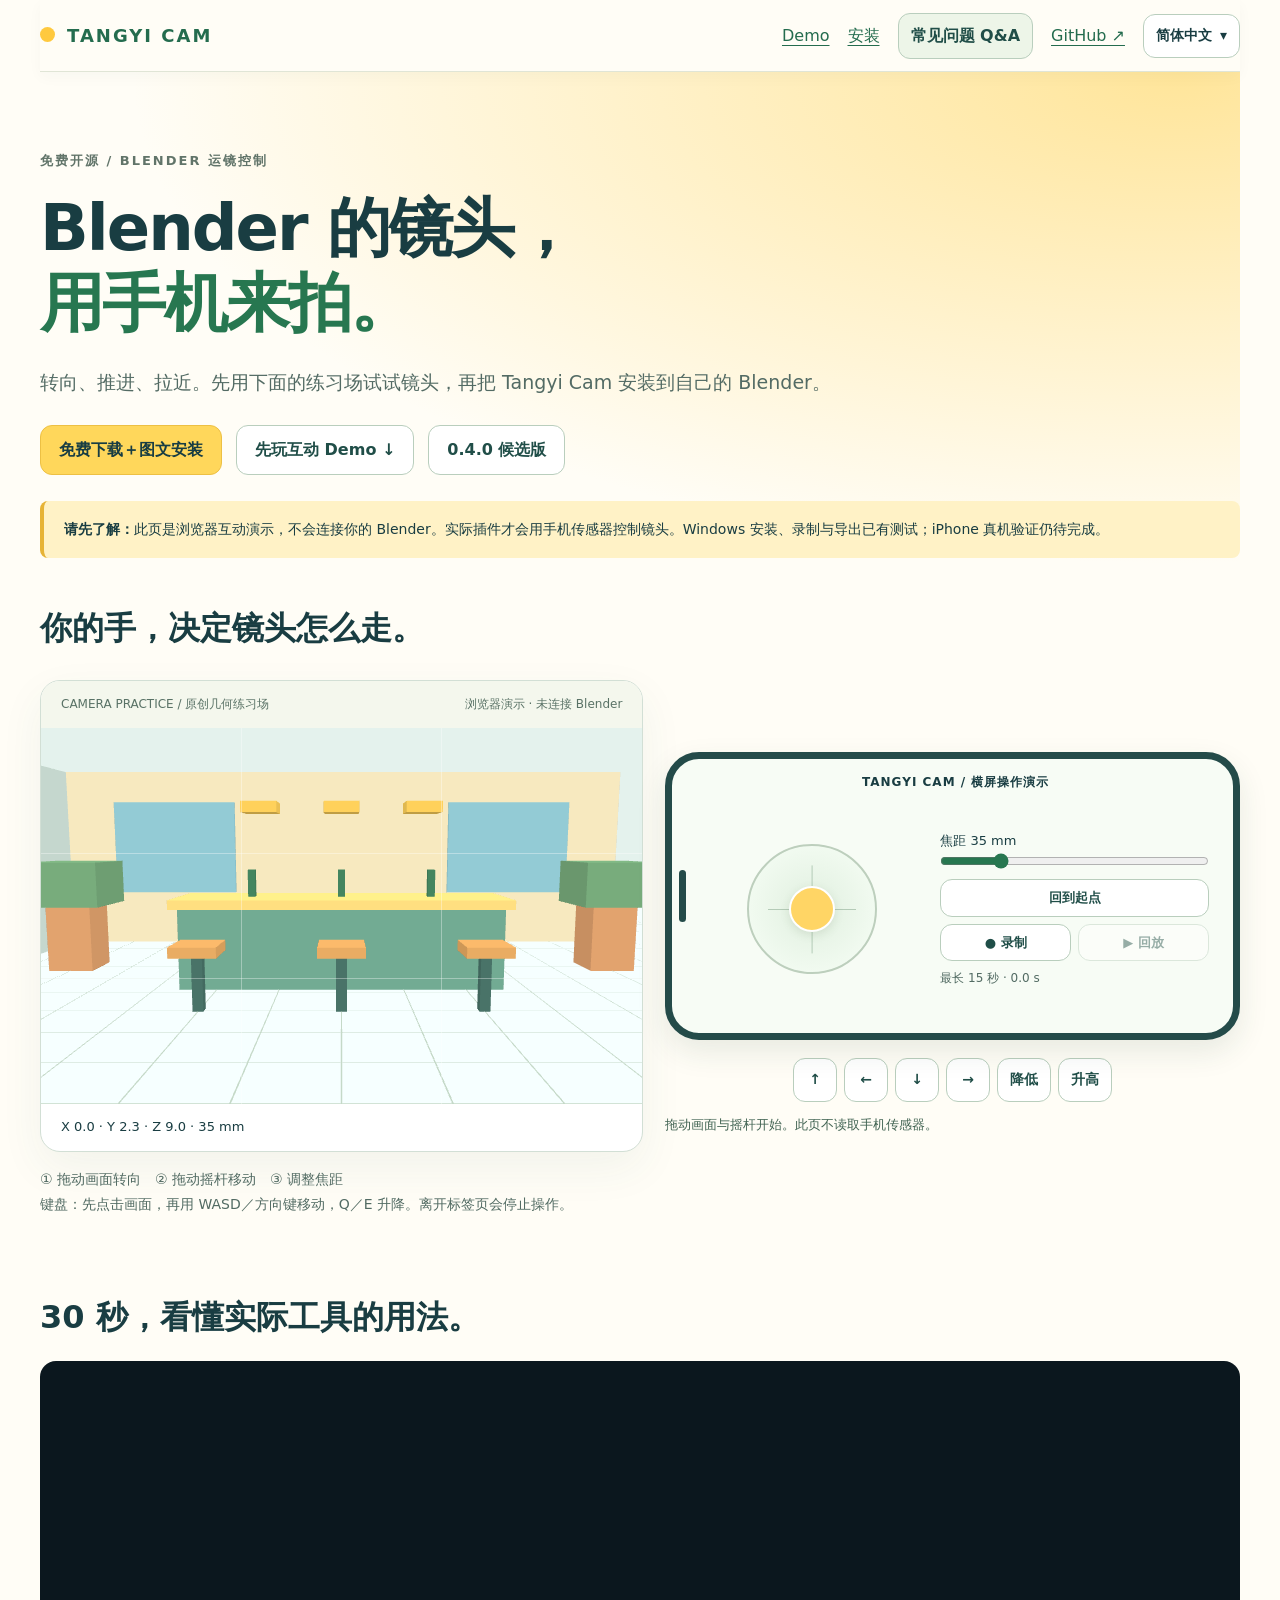
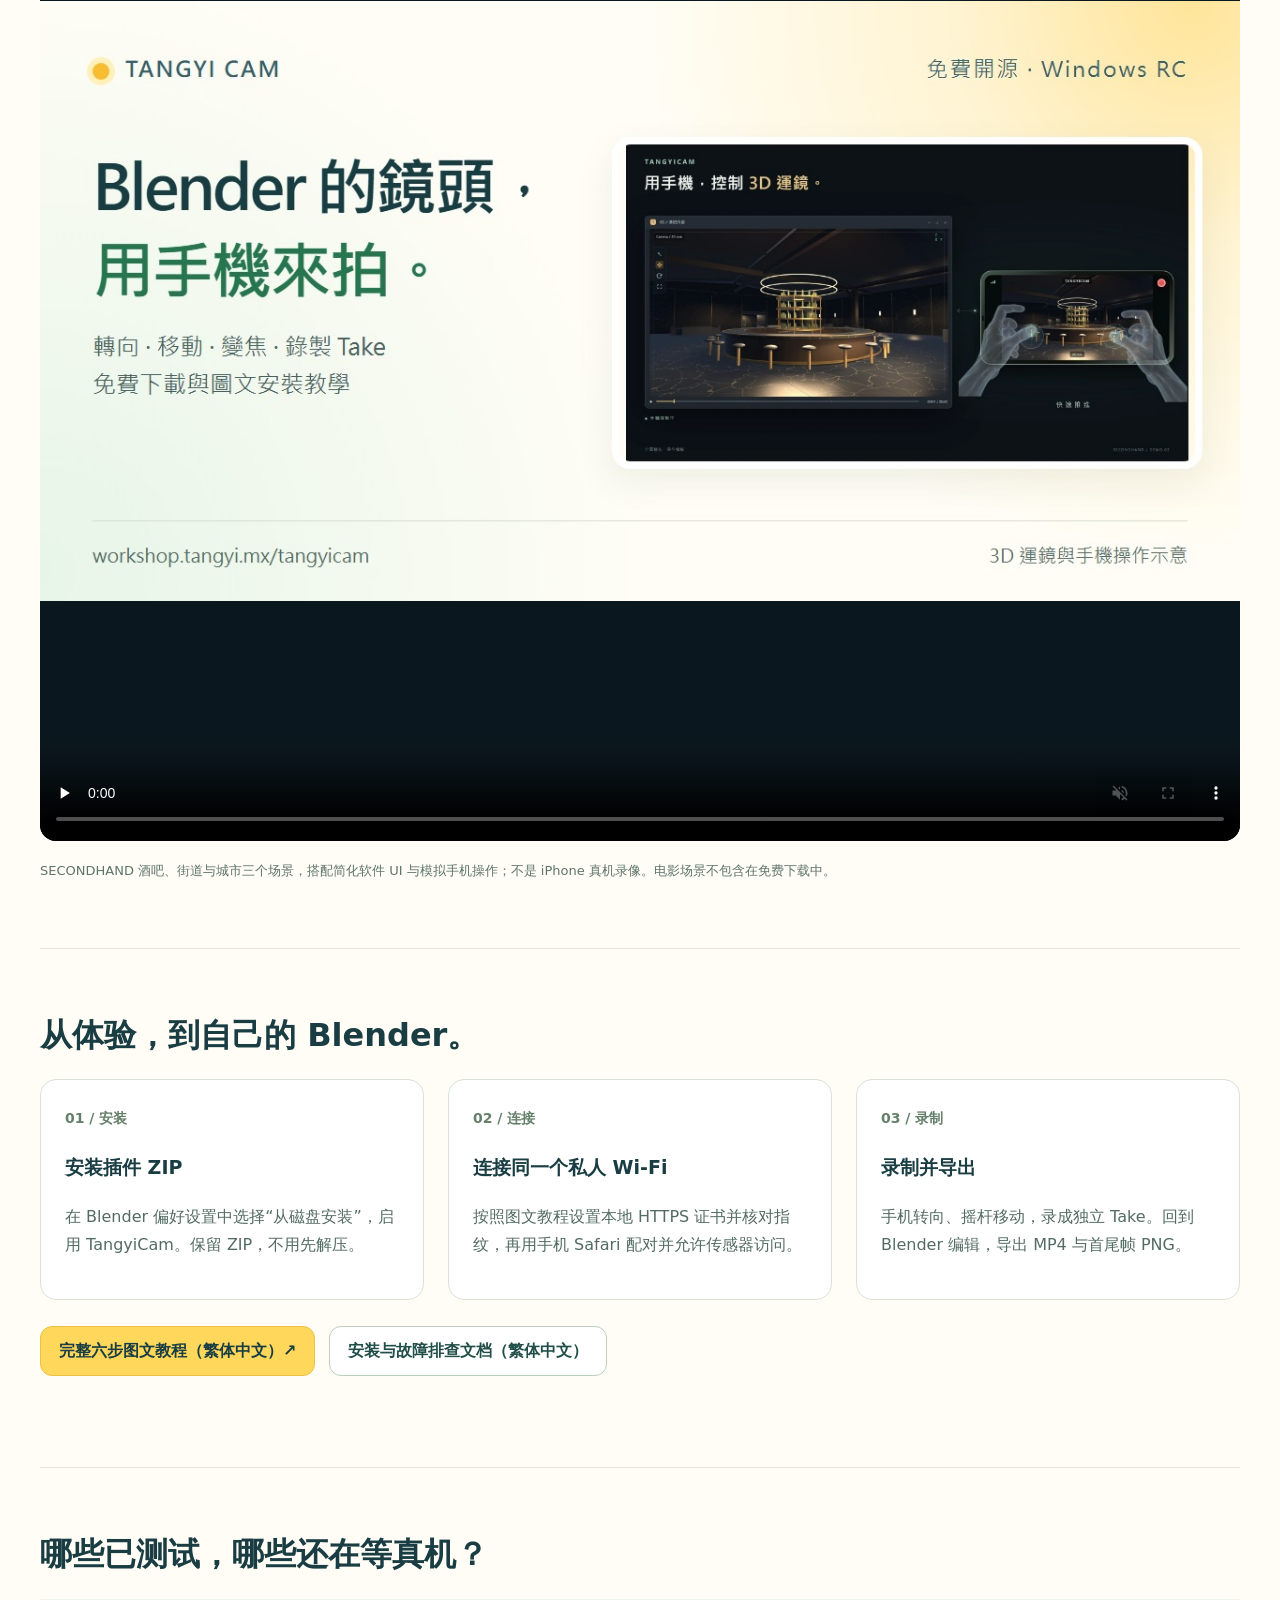
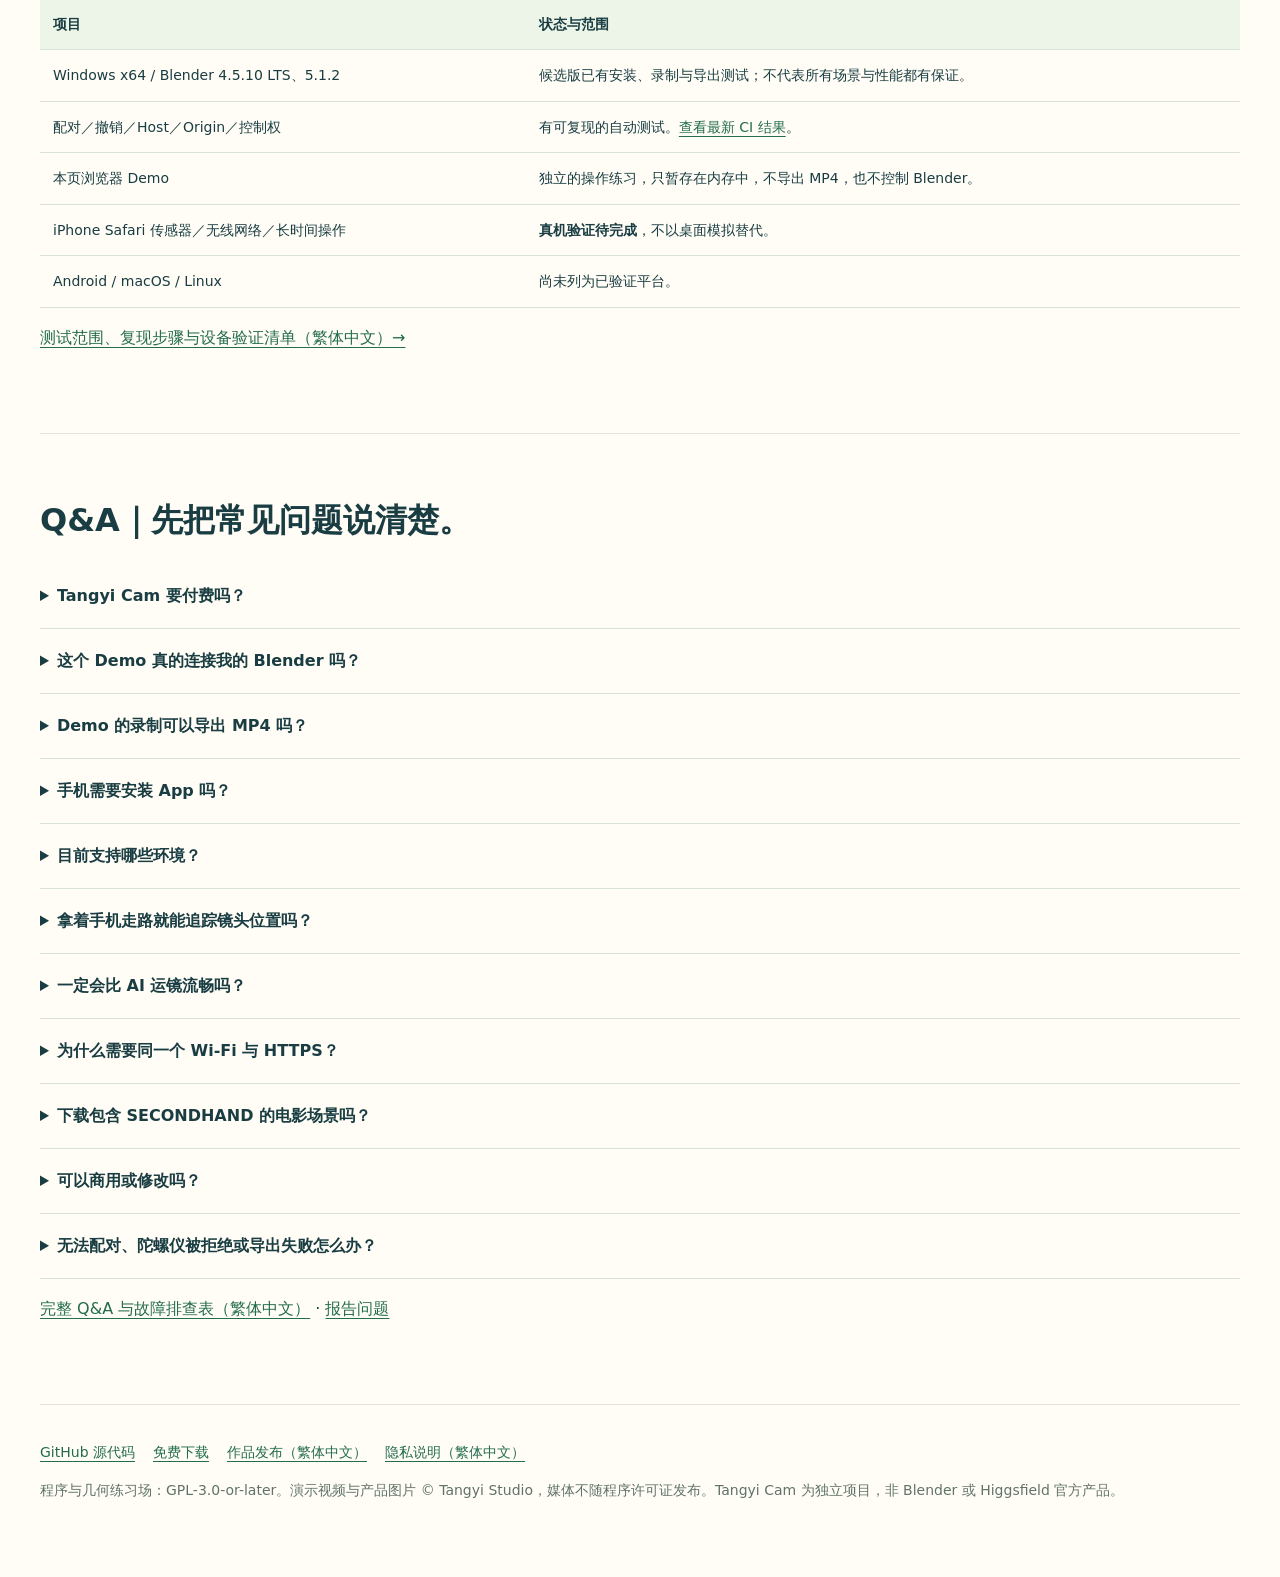
<file: docs/zh-cn/index.html>
<!doctype html><html lang="zh-Hans"><head><meta charset="utf-8"><meta name="viewport" content="width=device-width,initial-scale=1"><title>Tangyi Cam Demo｜用手机控制 Blender 运镜・Q&amp;A</title><meta name="description" content="先在浏览器体验转向、摇杆移动、焦距与 Take 回放，再下载免费开源的 Tangyi Cam Blender 插件。附安装、Q&amp;A、故障排查与测试状态。"><link rel="canonical" href="https://tangyistudio.github.io/tangyicam/zh-cn/"><link rel="alternate" hreflang="zh-Hant" href="https://tangyistudio.github.io/tangyicam/"><link rel="alternate" hreflang="en" href="https://tangyistudio.github.io/tangyicam/en/"><link rel="alternate" hreflang="ja" href="https://tangyistudio.github.io/tangyicam/ja/"><link rel="alternate" hreflang="zh-Hans" href="https://tangyistudio.github.io/tangyicam/zh-cn/"><link rel="alternate" hreflang="x-default" href="https://tangyistudio.github.io/tangyicam/"><meta property="og:type" content="website"><meta property="og:title" content="Tangyi Cam｜用手机拍你的 Blender 镜头"><meta property="og:description" content="免费开源 · 互动 Demo · 安装教程 · Q&amp;A"><meta property="og:url" content="https://tangyistudio.github.io/tangyicam/zh-cn/"><meta property="og:locale" content="zh_CN"><meta property="og:locale:alternate" content="zh_TW"><meta property="og:locale:alternate" content="en_US"><meta property="og:locale:alternate" content="ja_JP"><meta property="og:image:alt" content="Tangyi Cam｜用手机拍你的 Blender 镜头"><meta name="twitter:title" content="Tangyi Cam｜用手机拍你的 Blender 镜头"><meta name="twitter:description" content="先在浏览器体验转向、摇杆移动、焦距与 Take 回放，再下载免费开源的 Tangyi Cam Blender 插件。附安装、Q&amp;A、故障排查与测试状态。"><meta property="og:image" content="https://tangyistudio.github.io/tangyicam/images/tangyicam-phone-blender.jpg"><meta name="twitter:card" content="summary_large_image"><meta name="theme-color" content="#ffd75b"><link rel="stylesheet" href="../demo/style.css?v=20260924-i18n"><script type="module" src="../demo/demo.mjs?v=20260924-i18n"></script></head><body><a class="skip" href="#playground">跳到互动 Demo</a><div class="wrap"><nav class="nav" aria-label="主菜单"><a class="brand" href="#">TANGYI CAM</a><div class="links"><a href="#playground">Demo</a><a href="#install">安装</a><a class="button faq-link" href="#qa">常见问题 Q&amp;A</a><a href="https://github.com/tangyistudio/tangyicam">GitHub ↗</a></div><details class="language-menu"><summary aria-label="语言">简体中文 <span aria-hidden="true">▾</span></summary><div class="language-options"><a lang="zh-Hant" hreflang="zh-Hant" href="../">繁體中文</a><a lang="en" hreflang="en" href="../en/">English</a><a lang="ja" hreflang="ja" href="../ja/">日本語</a><a lang="zh-Hans" hreflang="zh-Hans" href="../zh-cn/" aria-current="page">简体中文</a></div></details></nav><header class="hero"><p class="eyebrow">免费开源 / BLENDER 运镜控制</p><h1>Blender 的镜头，<br><span>用手机来拍。</span></h1><p class="intro">转向、推进、拉近。先用下面的练习场试试镜头，再把 Tangyi Cam 安装到自己的 Blender。</p><div class="actions"><a class="button primary" href="https://workshop.tangyi.mx/tangyicam">免费下载＋图文安装</a><a class="button" href="#playground">先玩互动 Demo ↓</a><a class="button" href="https://github.com/tangyistudio/tangyicam/releases/tag/v0.4.0-rc.1">0.4.0 候选版</a></div><p class="disclosure"><strong>请先了解：</strong>此页是浏览器互动演示，不会连接你的 Blender。实际插件才会用手机传感器控制镜头。Windows 安装、录制与导出已有测试；iPhone 真机验证仍待完成。</p></header><noscript><p class="disclosure">互动练习需要 JavaScript；目前仍可阅读说明、Q&amp;A 并切换语言。</p></noscript>
<section aria-labelledby="demo-title"><h2 id="demo-title">你的手，决定镜头怎么走。</h2><div id="playground" class="playground"><div><div class="monitor"><div class="toolbar"><span>CAMERA PRACTICE / 原创几何练习场</span><span>浏览器演示 · 未连接 Blender</span></div><div class="scene-frame"><canvas id="scene" class="scene" tabindex="0" aria-label="3D 摄影机练习场：拖动改变视角，使用 WASD 或方向键移动，Q、E 升降">此浏览器无法显示互动场景，请观看下方演示视频。</canvas><div class="composition-guide" aria-hidden="true"></div><div id="render-fallback" class="render-fallback" role="status" hidden><p id="render-message"></p><a href="#film-demo">观看 30 秒演示视频 ↓</a></div></div><div id="pose" class="readout" aria-label="当前摄影机位置"></div></div><p class="hint">① 拖动画面转向　② 拖动摇杆移动　③ 调整焦距<br>键盘：先点击画面，再用 WASD／方向键移动，Q／E 升降。离开标签页会停止操作。</p></div><div class="phone-wrapper"><div class="phone" aria-label="横屏模拟手机控制面板"><div class="notch" aria-hidden="true"></div><div class="phone-head">TANGYI CAM / 横屏操作演示</div><div class="left-controls"><button id="joystick" class="joystick" aria-label="移动摇杆，也可使用下方方向按钮"><span id="thumb" class="thumb"></span></button></div><div class="right-controls"><label for="focal">焦距 <output id="focal-value">35 mm</output></label><input id="focal" type="range" min="18" max="100" value="35" aria-label="焦距，毫米"><div class="phone-actions"><button id="reset">回到起点</button><button id="record" aria-pressed="false">● 录制</button><button id="replay" disabled>▶ 回放</button></div><p class="phone-timer">最长 15 秒 · <span id="timer">0.0 s</span></p></div></div><div class="phone-support"><div class="dpad" aria-label="摄影机移动"><button data-move="w" aria-label="向前">↑</button><button data-move="a" aria-label="向左">←</button><button data-move="s" aria-label="后退">↓</button><button data-move="d" aria-label="向右">→</button><button data-move="q">降低</button><button data-move="e">升高</button></div><p id="status" class="status" role="status" aria-live="polite">拖动画面与摇杆开始。此页不读取手机传感器。</p></div></div></div></section>
<section class="content" id="video"><h2>30 秒，看懂实际工具的用法。</h2><figure><video id="film-demo" controls playsinline muted loop preload="none" poster="../images/tangyicam-phone-blender.jpg" width="1920" height="1080"><source src="https://media.tangyi.mx/opensource/20260924/tangyicam-secondhand-30s.mp4" type="video/mp4"><a href="https://media.tangyi.mx/opensource/20260924/tangyicam-secondhand-30s.mp4">打开 30 秒演示视频</a></video><figcaption>SECONDHAND 酒吧、街道与城市三个场景，搭配简化软件 UI 与模拟手机操作；不是 iPhone 真机录像。电影场景不包含在免费下载中。</figcaption></figure></section>
<section class="content" id="install"><h2>从体验，到自己的 Blender。</h2><div class="grid3"><article class="panel"><span class="number">01 / 安装</span><h3>安装插件 ZIP</h3><p>在 Blender 偏好设置中选择“从磁盘安装”，启用 TangyiCam。保留 ZIP，不用先解压。</p></article><article class="panel"><span class="number">02 / 连接</span><h3>连接同一个私人 Wi-Fi</h3><p>按照图文教程设置本地 HTTPS 证书并核对指纹，再用手机 Safari 配对并允许传感器访问。</p></article><article class="panel"><span class="number">03 / 录制</span><h3>录制并导出</h3><p>手机转向、摇杆移动，录成独立 Take。回到 Blender 编辑，导出 MP4 与首尾帧 PNG。</p></article></div><div class="actions"><a class="button primary" href="https://workshop.tangyi.mx/tangyicam#setup">完整六步图文教程（繁体中文）↗</a><a class="button" href="https://github.com/tangyistudio/tangyicam/blob/main/docs/RELEASE_README.md">安装与故障排查文档（繁体中文）</a></div></section>
<section class="content" id="validation"><h2>哪些已测试，哪些还在等真机？</h2><div class="table-scroll"><table><thead><tr><th>项目</th><th>状态与范围</th></tr></thead><tbody><tr><td>Windows x64 / Blender 4.5.10 LTS、5.1.2</td><td>候选版已有安装、录制与导出测试；不代表所有场景与性能都有保证。</td></tr><tr><td>配对／撤销／Host／Origin／控制权</td><td>有可复现的自动测试。<a href="https://github.com/tangyistudio/tangyicam/actions/workflows/ci.yml">查看最新 CI 结果</a>。</td></tr><tr><td>本页浏览器 Demo</td><td>独立的操作练习，只暂存在内存中，不导出 MP4，也不控制 Blender。</td></tr><tr><td>iPhone Safari 传感器／无线网络／长时间操作</td><td><strong>真机验证待完成</strong>，不以桌面模拟替代。</td></tr><tr><td>Android / macOS / Linux</td><td>尚未列为已验证平台。</td></tr></tbody></table></div><p><a href="https://github.com/tangyistudio/tangyicam/blob/main/docs/QA.md">测试范围、复现步骤与设备验证清单（繁体中文）→</a></p></section>
<section class="content" id="qa"><h2>Q&amp;A｜先把常见问题说清楚。</h2><details><summary>Tangyi Cam 要付费吗？</summary><p>免费开源，采用 GPL-3.0-or-later。摄影机控制不需要 Workshop 账号、LLM 或云端额度。首次设置仍需按照教程完成本地 HTTPS 证书设置。</p></details><details><summary>这个 Demo 真的连接我的 Blender 吗？</summary><p>不会。这是浏览器里的原创几何练习场，展示转向、移动、焦距与短 Take 回放。它不会扫描电脑、安装插件，也不会向本地 Blender 发送控制指令。</p></details><details><summary>Demo 的录制可以导出 MP4 吗？</summary><p>此页只在内存中保存最多 15 秒的练习并回放，刷新后清除。实际插件可在 Blender 中保存独立 Take、编辑关键帧，并导出 MP4 与首尾帧 PNG。</p></details><details><summary>手机需要安装 App 吗？</summary><p>不需要另外安装原生手机 App，使用手机浏览器即可。电脑端需要安装 Tangyi Cam Blender 插件。iPhone 首次使用需设置并核对本地证书。</p></details><details><summary>目前支持哪些环境？</summary><p>Windows x64 搭配 Blender 4.5.10 LTS／5.1.2 已完成安装、录制与导出测试。iPhone Safari 真机验证仍待完成；Android、macOS、Linux 尚未列为已验证平台。</p></details><details><summary>拿着手机走路就能追踪镜头位置吗？</summary><p>不是。实际插件用手机陀螺仪控制方向、屏幕摇杆控制位置，不是 6DOF 位置追踪。本页 Demo 用鼠标或触控拖动来演示方向，不读取手机传感器。</p></details><details><summary>一定会比 AI 运镜流畅吗？</summary><p>没有这个保证。它提供直接操作镜头的方式，但预览速度仍取决于场景、电脑、手机与私人 Wi-Fi。这个轻量练习场的速度不能当作 Blender 性能测试。</p></details><details><summary>为什么需要同一个 Wi-Fi 与 HTTPS？</summary><p>实际插件通过私人局域网传送预览与控制。手机传感器权限需要安全连接，请按照教程设置证书，不要把服务端口公开到互联网。</p></details><details><summary>下载包含 SECONDHAND 的电影场景吗？</summary><p>不包含。视频展示电影场景与模拟手机操作；下载提供插件程序、许可证及说明。本页的几何练习场则随源代码公开。</p></details><details><summary>可以商用或修改吗？</summary><p>可以按照 GPL-3.0-or-later 使用与修改。如果再分发插件或衍生程序，需遵守 GPL 的授权及对应源代码义务，并保留第三方声明。电影场景与演示媒体不因插件开源而一并授权。</p></details><details><summary>无法配对、陀螺仪被拒绝或导出失败怎么办？</summary><p>先看故障排查表，确认同一私人 Wi-Fi、本地服务、证书与一次性配对码。问题报告请附版本与复现步骤，不要公开配对码、证书私钥或私人场景。</p></details><p><a href="https://github.com/tangyistudio/tangyicam/blob/main/docs/FAQ.md">完整 Q&amp;A 与故障排查表（繁体中文）</a> · <a href="https://github.com/tangyistudio/tangyicam/issues/new/choose">报告问题</a></p></section><footer><div class="footlinks"><a href="https://github.com/tangyistudio/tangyicam">GitHub 源代码</a><a href="https://workshop.tangyi.mx/tangyicam">免费下载</a><a href="https://tangyi.mx/blog/tangyicam-phone-controlled-blender-camera">作品发布（繁体中文）</a><a href="https://github.com/tangyistudio/tangyicam/blob/main/docs/PRIVACY.md">隐私说明（繁体中文）</a></div><p>程序与几何练习场：GPL-3.0-or-later。演示视频与产品图片 © Tangyi Studio，媒体不随程序许可证发布。Tangyi Cam 为独立项目，非 Blender 或 Higgsfield 官方产品。</p></footer></div></body></html>
</file>
<file: docs/demo/style.css>
*{box-sizing:border-box}html{scroll-behavior:smooth}body{margin:0;background:#fffdf6;color:#193d42;font:16px/1.75 system-ui,"Microsoft JhengHei",sans-serif}a{color:#246c4e;text-underline-offset:4px}button,input{font:inherit}button,a.button{cursor:pointer;border:1px solid #b9cebd;border-radius:12px;padding:10px 18px;background:#fff;color:#204e48;text-decoration:none;display:inline-flex;align-items:center;justify-content:center;font-weight:650}button:hover,a.button:hover{background:#fff0ae}button:disabled{opacity:.45;cursor:not-allowed}:focus-visible{outline:3px solid #e7971e;outline-offset:4px}.primary{background:#ffd75b!important;border-color:#edc044!important;color:#183d43!important}.wrap{width:min(1200px,calc(100% - 40px));margin:auto}.nav{display:flex;flex-wrap:wrap;align-items:center;justify-content:space-between;gap:18px;padding:26px 0;border-bottom:1px solid #e0e5d6}.brand{font-size:18px;font-weight:850;letter-spacing:2px;text-decoration:none}.brand:before{content:"";display:inline-block;background:#ffc93e;border-radius:50%;width:15px;height:15px;margin-right:12px}.links{display:flex;gap:22px;flex-wrap:wrap}.hero{padding:65px 0 35px;background:radial-gradient(ellipse at 95% 0,#ffe59a,transparent 65%)}.eyebrow{color:#617469;font-size:13px;letter-spacing:2px;font-weight:750}.hero h1{font-size:clamp(38px,5vw,68px);line-height:1.18;letter-spacing:-2px;margin:18px 0 24px}.hero h1 span{color:#277750}.intro{font-size:19px;max-width:800px;color:#536b64}.actions{display:flex;gap:14px;flex-wrap:wrap;margin:26px 0}.disclosure{background:#fff2c6;border-left:4px solid #e6b336;border-radius:8px;padding:16px 20px;font-size:14px;line-height:1.8}.playground{display:grid;grid-template-columns:minmax(0,1.05fr) minmax(0,1fr);gap:22px;align-items:start;margin-top:30px}.monitor{border:1px solid #d2dfd5;border-radius:20px;overflow:hidden;background:white;box-shadow:0 16px 44px #315b5310}.toolbar{display:flex;flex-wrap:wrap;justify-content:space-between;gap:8px;padding:13px 20px;font-size:12px;color:#597266;background:#f4f7ed}.scene{display:block;width:100%;aspect-ratio:16/10;touch-action:none;cursor:grab}.scene:active{cursor:grabbing}.readout{padding:12px 20px;font-variant-numeric:tabular-nums;font-size:13px}.hint{margin:15px 0;color:#526b63;font-size:14px}
/* Keep the device landscape; supplementary movement buttons stay outside its frame. */
.phone-wrapper{min-width:0;align-self:center}
.phone{position:relative;width:100%;aspect-ratio:2/1;display:grid;grid-template-columns:.9fr 1.1fr;grid-template-rows:auto minmax(0,1fr);gap:8px 18px;border:7px solid #244b49;border-radius:34px;padding:14px 24px 14px 30px;background:#f7fcf5;box-shadow:0 12px 30px #1b44311a}
.phone-head{grid-column:1/-1;text-align:center;font-size:12px;font-weight:750;letter-spacing:1px;line-height:1.5}
.notch{position:absolute;left:7px;top:calc(50% - 26px);background:#244b49;width:7px;height:52px;border-radius:8px}
.left-controls{display:grid;place-items:center;min-width:0;min-height:0}
.right-controls{align-self:center;min-width:0}
.joystick{width:130px;height:130px;max-width:100%;border:2px solid #bdcfbd;border-radius:50%;margin:0;background:radial-gradient(circle,#e0efdf,#f8fff7);position:relative;touch-action:none;cursor:grab;display:block;padding:0}
.joystick:before,.joystick:after{content:"";position:absolute;background:#b4cbb7;left:15%;top:50%;width:70%;height:1px}.joystick:after{transform:rotate(90deg)}
.thumb{position:absolute;left:calc(50% - 23px);top:calc(50% - 23px);width:46px;height:46px;border-radius:50%;background:#ffd565;border:2px solid white;box-shadow:0 3px 10px #485d3820;z-index:1}
.phone label{display:block;font-size:13px;margin:0 0 3px;line-height:1.5}input[type=range]{display:block;width:100%;margin:0;accent-color:#277750}
.phone-actions{display:grid;grid-template-columns:1fr 1fr;gap:7px;margin-top:10px}.phone-actions #reset{grid-column:1/-1}.phone-actions button{font-size:13px;line-height:1.5;white-space:nowrap;padding:8px 5px}.phone-actions button[aria-pressed=true]{background:#ffe0d4;color:#962b21}
.phone-timer{font-size:12px;line-height:1.5;margin:8px 0 0;color:#526b63;font-variant-numeric:tabular-nums}
.phone-support{margin:18px 0 0}.dpad{display:flex;flex-wrap:wrap;justify-content:center;gap:7px}.dpad button{min-width:44px;min-height:44px;padding:6px 12px;font-size:14px;touch-action:none}.status{font-size:13px;min-height:3.5em;margin:12px 0 0;color:#426453}
@media(max-width:1060px){.playground{grid-template-columns:minmax(0,1fr)}.phone-wrapper{width:min(100%,680px);margin:12px auto 0}}
@media(max-width:600px){.phone{border-width:5px;border-radius:24px;padding:8px 12px 8px 19px;gap:4px 10px;grid-template-columns:.8fr 1.2fr}.phone-head{font-size:10px;letter-spacing:.6px}.notch{left:5px;width:5px;height:36px;top:calc(50% - 18px)}.joystick{width:88px;height:88px}.thumb{width:36px;height:36px;left:calc(50% - 18px);top:calc(50% - 18px)}.phone label{font-size:11px;margin-bottom:1px}.phone-actions{gap:4px;margin-top:5px}.phone-actions button{font-size:11px;padding:4px 2px;border-radius:8px}.phone-timer{font-size:10px;margin-top:4px}.phone-support{margin-top:12px}.status{min-height:0}}
section.content{padding:65px 0;border-bottom:1px solid #e0e5d6}h2{font-size:32px;line-height:1.35;margin:0 0 22px}h3{font-size:19px}.grid3{display:grid;grid-template-columns:repeat(3,1fr);gap:24px}.panel{background:white;border:1px solid #d8e3d7;border-radius:16px;padding:24px}.panel .number{font-size:14px;color:#65806a;font-weight:750}.panel p{color:#536b64}video{width:100%;border-radius:16px;background:#0b171e}figcaption{font-size:13px;color:#5e746b;margin-top:10px}figure{margin:0}table{border-collapse:collapse;width:100%;font-size:14px}td,th{padding:13px;text-align:left;vertical-align:top;border-bottom:1px solid #d8e3d7}th{background:#edf5e8}.table-scroll{overflow-x:auto}details{border-bottom:1px solid #d8e3d7;padding:18px 0}summary{font-weight:750;cursor:pointer}details p{color:#536b64;max-width:900px}footer{padding:35px 0 60px;font-size:14px;color:#617369}.footlinks{display:flex;flex-wrap:wrap;gap:18px}.skip{position:absolute;top:-80px;left:20px;background:white;padding:10px;z-index:10}.skip:focus{top:10px}@media(max-width:760px){.wrap{width:calc(100% - 28px)}.nav{padding:18px 0}.links{gap:14px;font-size:14px}.hero{padding:40px 0 25px}.grid3{grid-template-columns:1fr}.intro{font-size:17px}.scene{aspect-ratio:4/3}h2{font-size:27px}.hero h1{letter-spacing:-1px}section.content{padding:45px 0}.toolbar{padding:10px 12px}.readout{padding:10px 12px;font-size:12px}.hint{font-size:13px}}@media(prefers-reduced-motion:reduce){html{scroll-behavior:auto}*{animation:none!important;transition:none!important}}

.scene-frame{position:relative;isolation:isolate}.scene-frame .scene{display:block}.composition-guide{position:absolute;inset:0;pointer-events:none;background:linear-gradient(to right,transparent calc(33.333% - .5px),#ffffff88 33.333%,transparent calc(33.333% + .5px),transparent calc(66.667% - .5px),#ffffff88 66.667%,transparent calc(66.667% + .5px)),linear-gradient(to bottom,transparent calc(33.333% - .5px),#ffffff88 33.333%,transparent calc(33.333% + .5px),transparent calc(66.667% - .5px),#ffffff88 66.667%,transparent calc(66.667% + .5px))}.render-fallback{position:absolute;inset:0;display:flex;flex-direction:column;justify-content:center;align-items:center;padding:24px;background:#f4f9f0;text-align:center;font-size:14px}.render-fallback[hidden]{display:none}.render-fallback a{text-decoration:underline}

/* Keep common questions reachable while operating the demo. */
html{scroll-padding-top:100px}.nav{position:sticky;top:0;z-index:5;background:#fffdf6;min-height:72px;padding:12px 0;gap:8px 18px;box-shadow:0 5px 14px #193d4208}.links{align-items:center;gap:8px 18px}.links .faq-link{background:#edf5e8;border-color:#b9cebd;padding:8px 12px;min-height:44px;white-space:nowrap;font-size:inherit}.links .faq-link:hover{background:#fff0ae}@media(max-width:760px){html{scroll-padding-top:148px}.nav{padding:10px 0}.links{gap:8px 10px;font-size:13px}.links .faq-link{padding:8px 10px}}

/* Language pages share one responsive layout and keep native links usable. */
.nav{display:grid;grid-template-columns:auto minmax(0,1fr) auto}.links{justify-self:end}.language-menu{position:relative;border:0;padding:0;line-height:1.5}.language-menu summary{list-style:none;display:flex;align-items:center;justify-content:center;gap:8px;min-height:44px;padding:8px 12px;border:1px solid #b9cebd;border-radius:12px;background:#fff;font-size:14px;white-space:nowrap}.language-menu summary::-webkit-details-marker{display:none}.language-menu[open] summary{background:#edf5e8}.language-options{position:absolute;right:0;top:calc(100% + 8px);width:165px;padding:6px;background:#fffdf6;border:1px solid #b9cebd;border-radius:12px;box-shadow:0 12px 30px #193d4226}.language-options a{display:block;padding:9px 12px;border-radius:8px;text-decoration:none;min-height:44px}.language-options a:hover,.language-options a[aria-current=page]{background:#fff0ae}.hero h1{overflow-wrap:break-word}html{scroll-padding-top:var(--nav-clearance,100px)}
@media(max-width:760px){.nav{grid-template-columns:minmax(0,1fr) auto;gap:8px 10px}.brand{grid-column:1;grid-row:1;font-size:16px;letter-spacing:1px}.brand:before{margin-right:8px}.language-menu{grid-column:2;grid-row:1}.links{grid-column:1/-1;grid-row:2;justify-self:stretch;justify-content:space-between;gap:6px}.language-menu summary{font-size:12px;padding:6px 9px}.links .faq-link{padding:8px}.phone-head{letter-spacing:0}.phone-actions button{font-size:10px}html{scroll-padding-top:var(--nav-clearance,148px)}}
</file>
